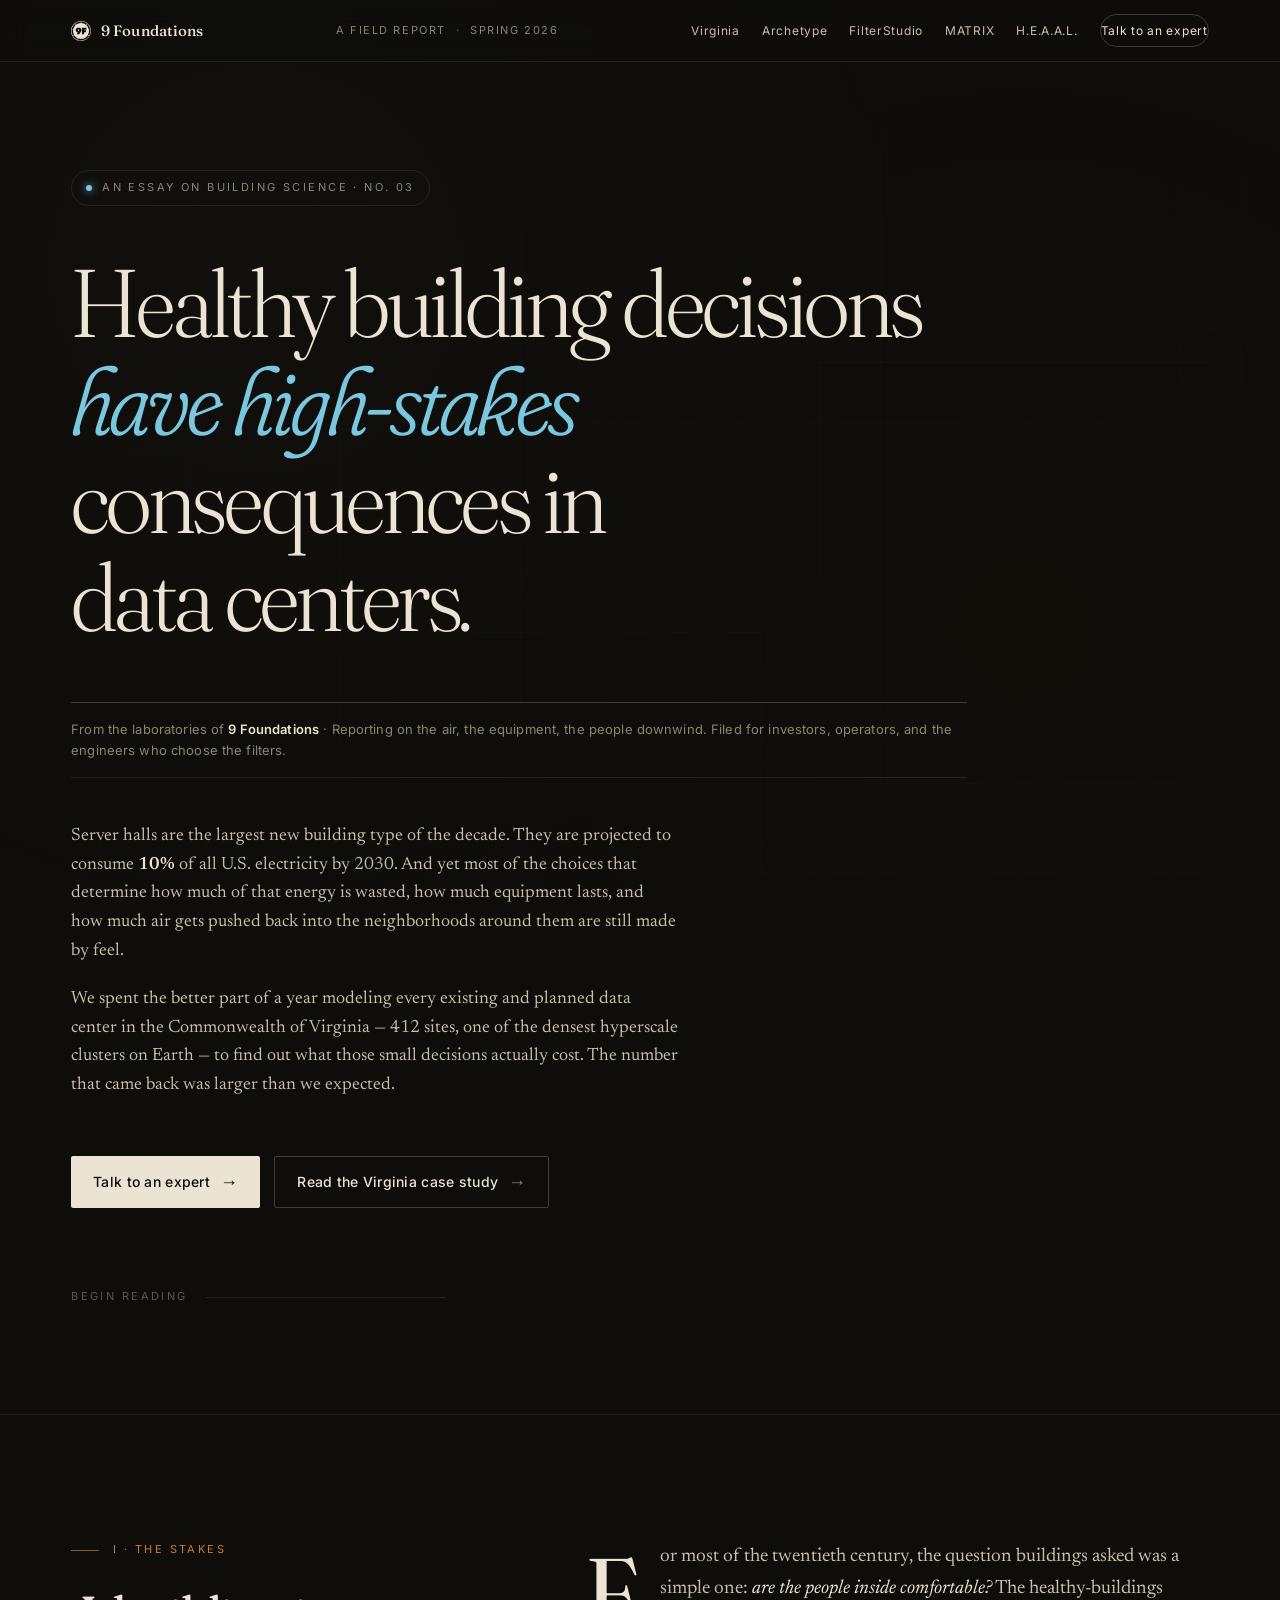
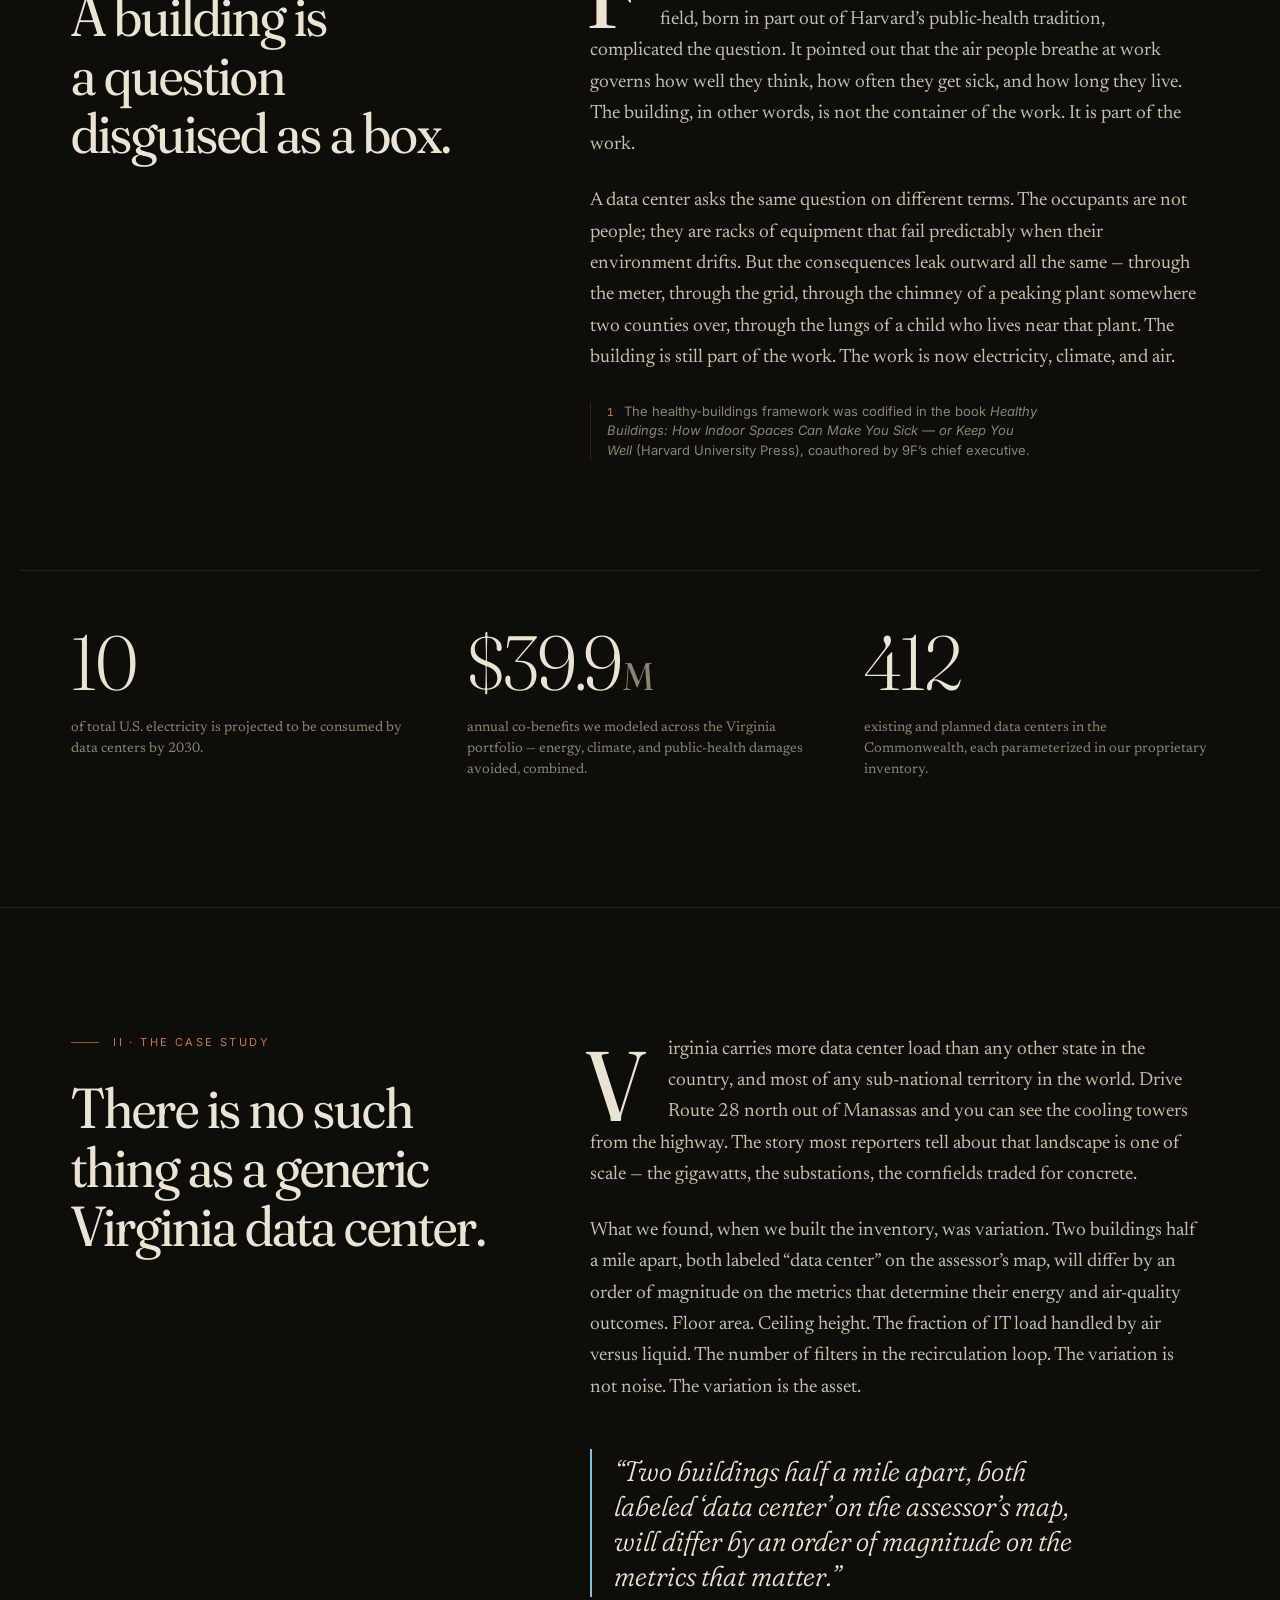
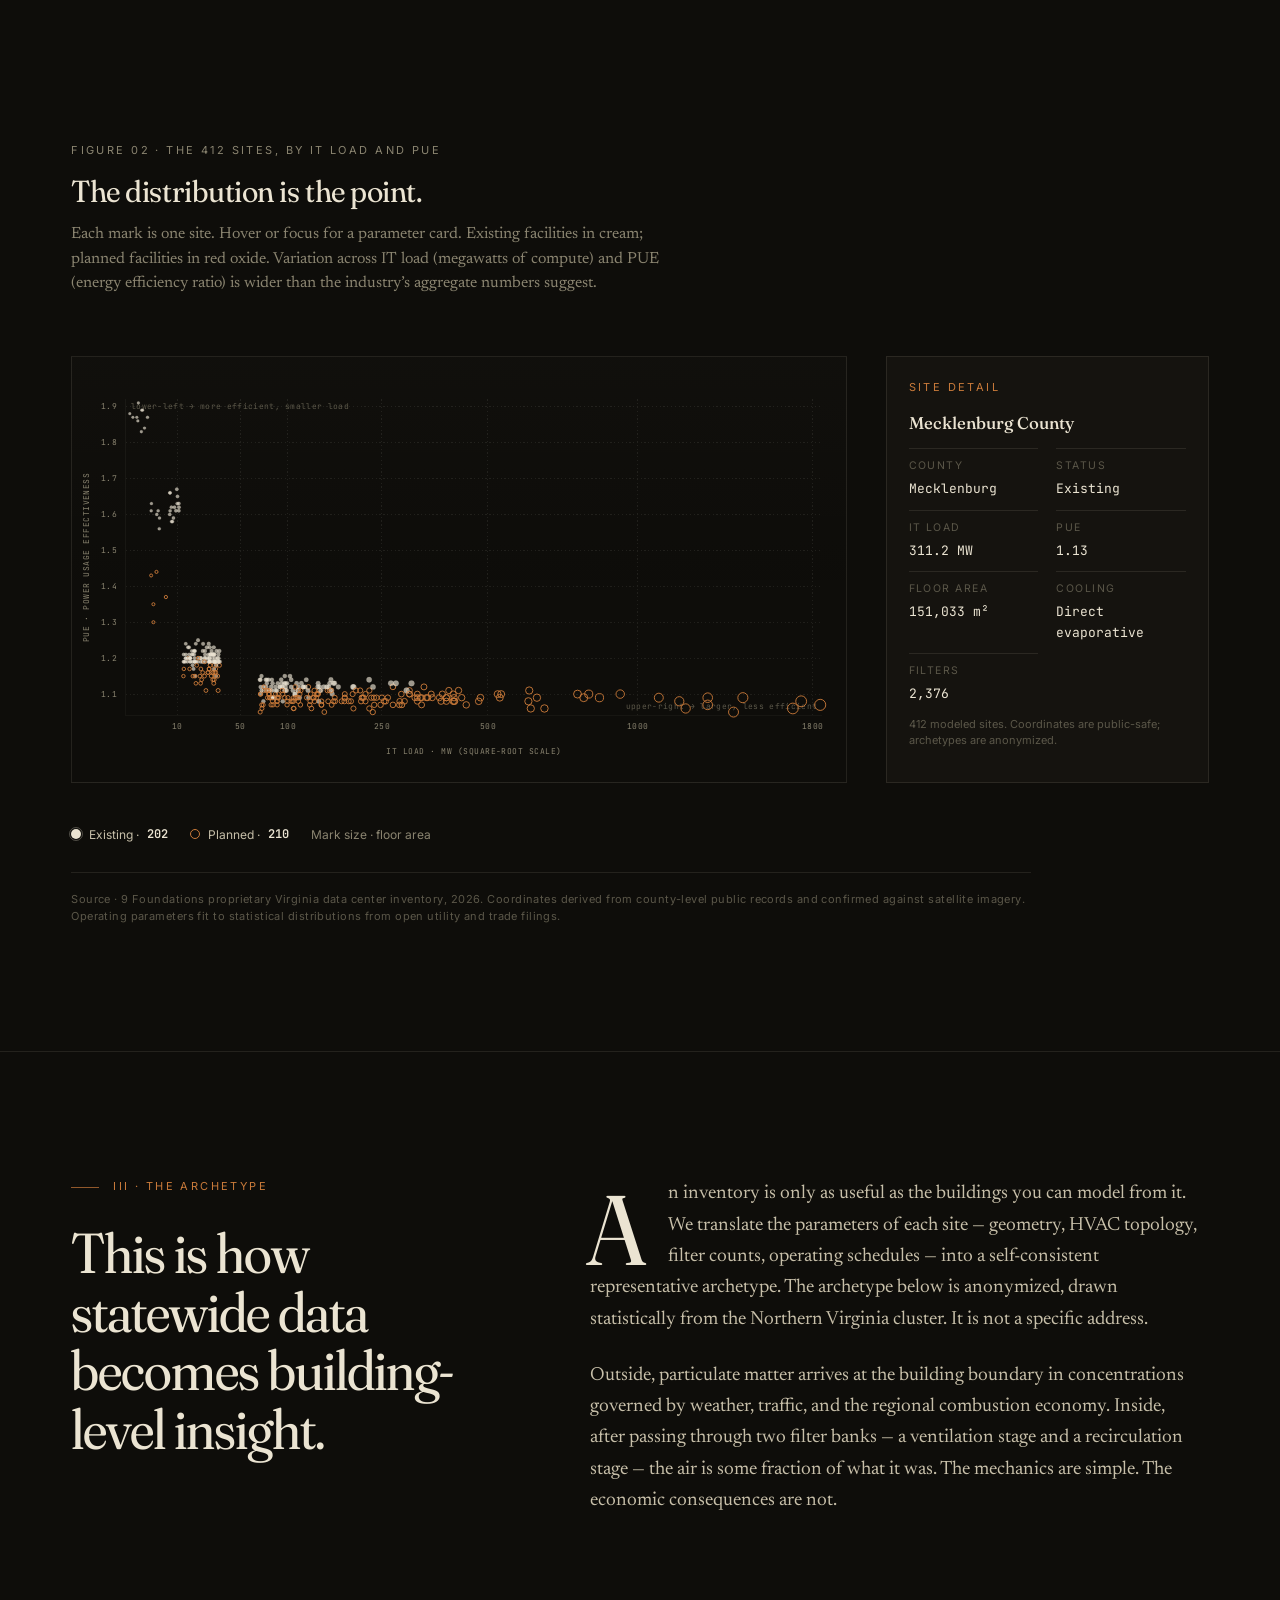
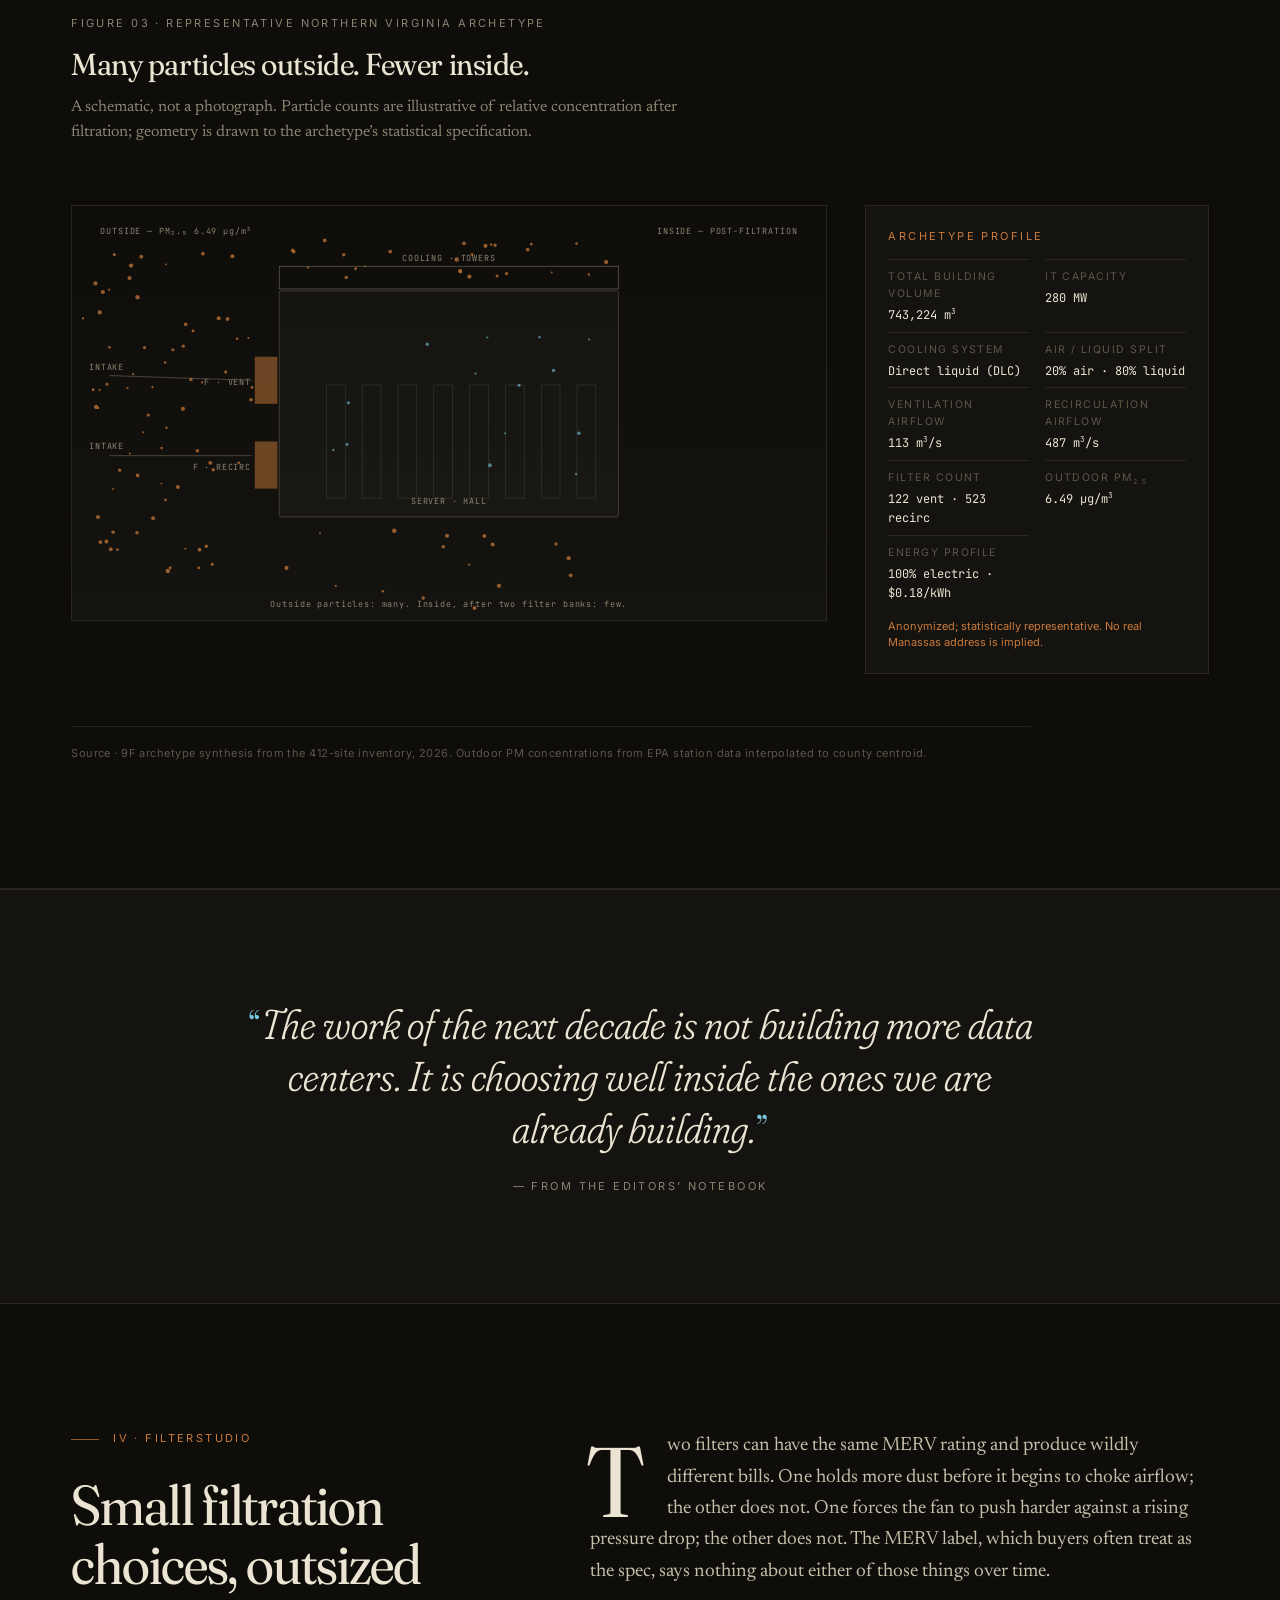
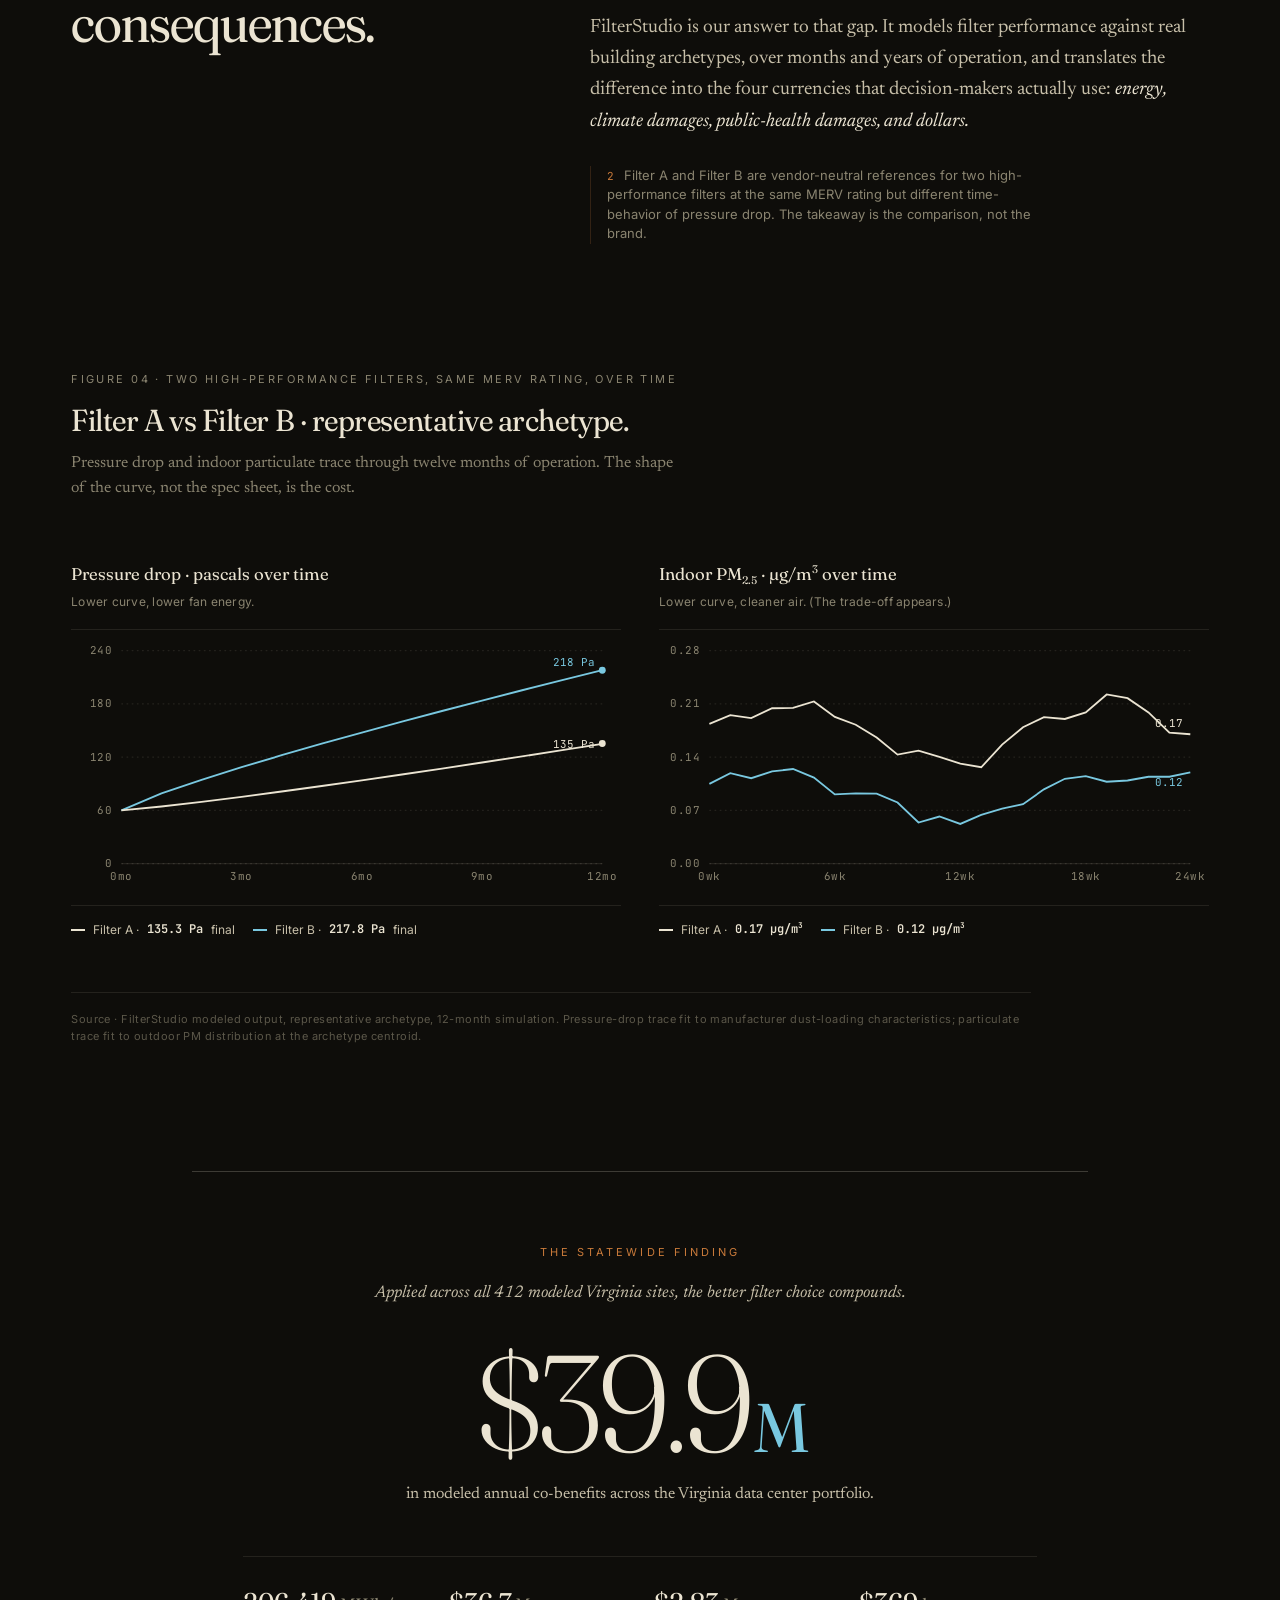
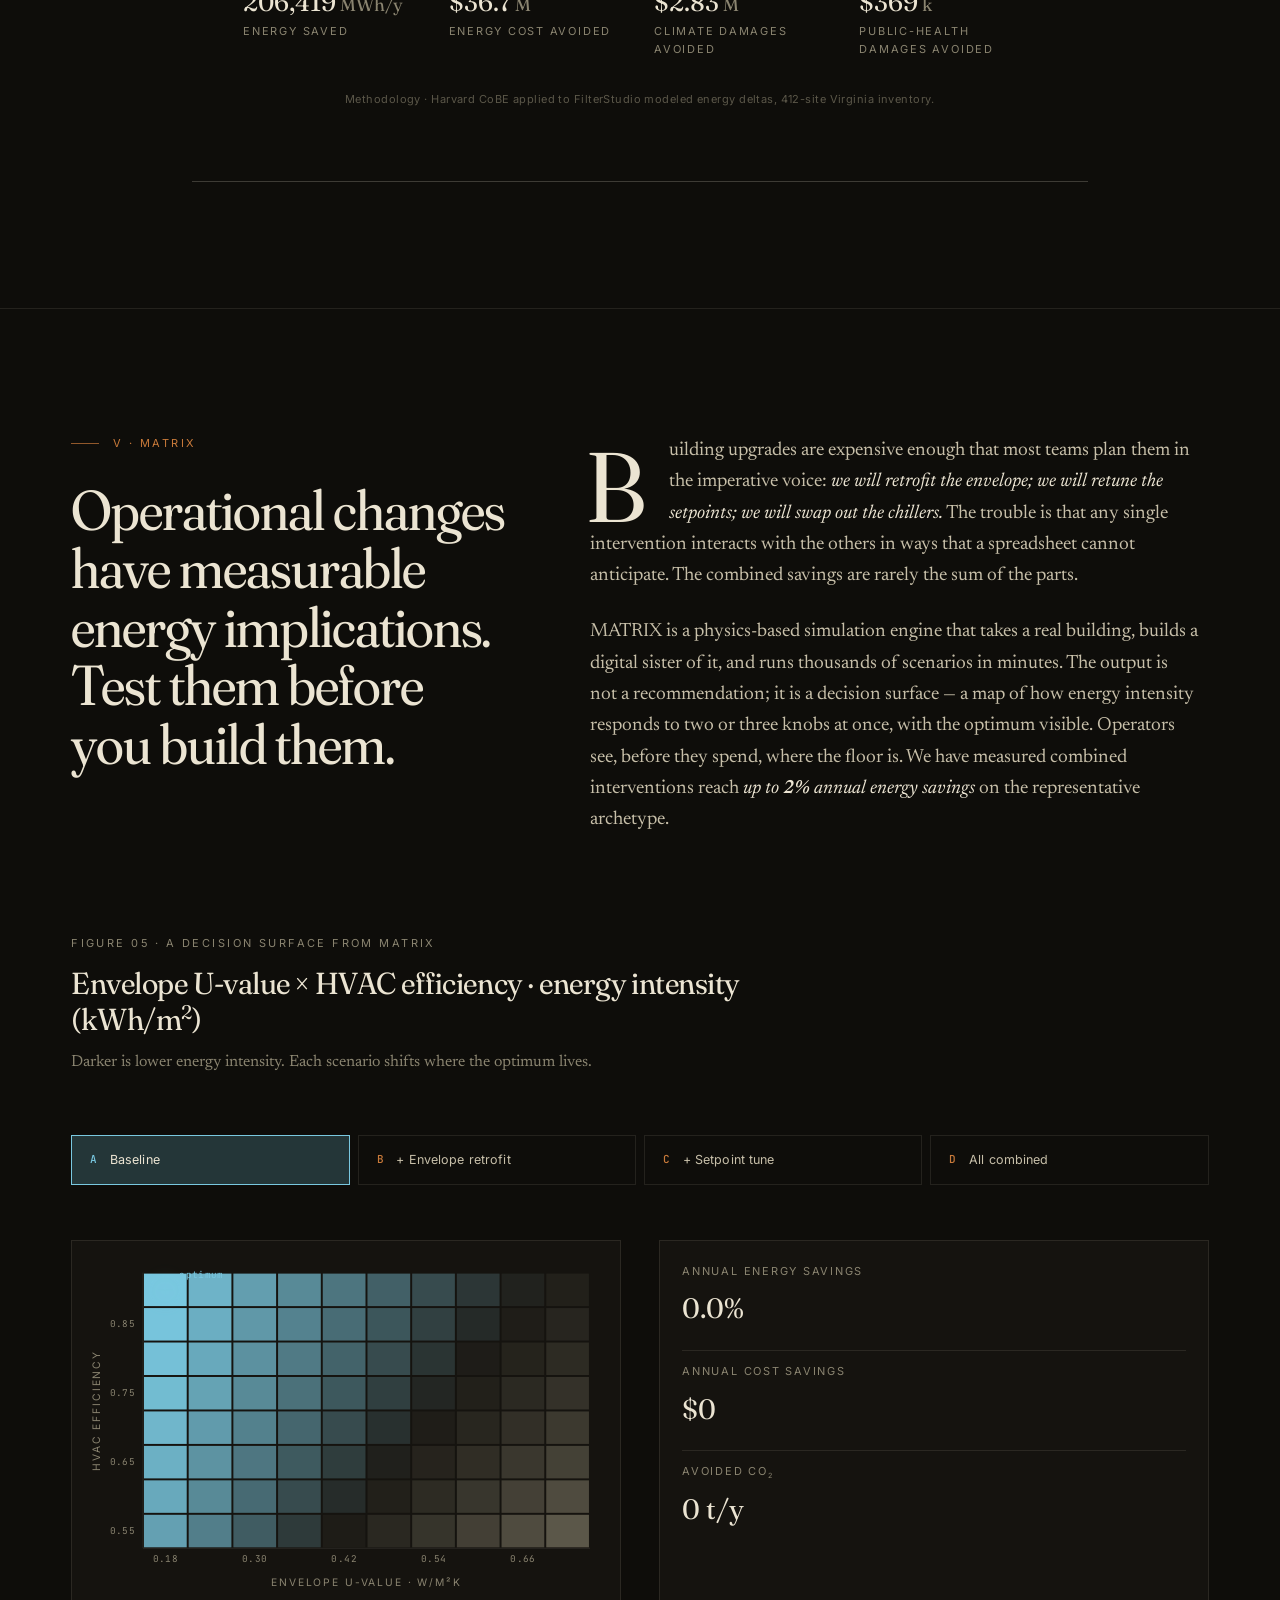
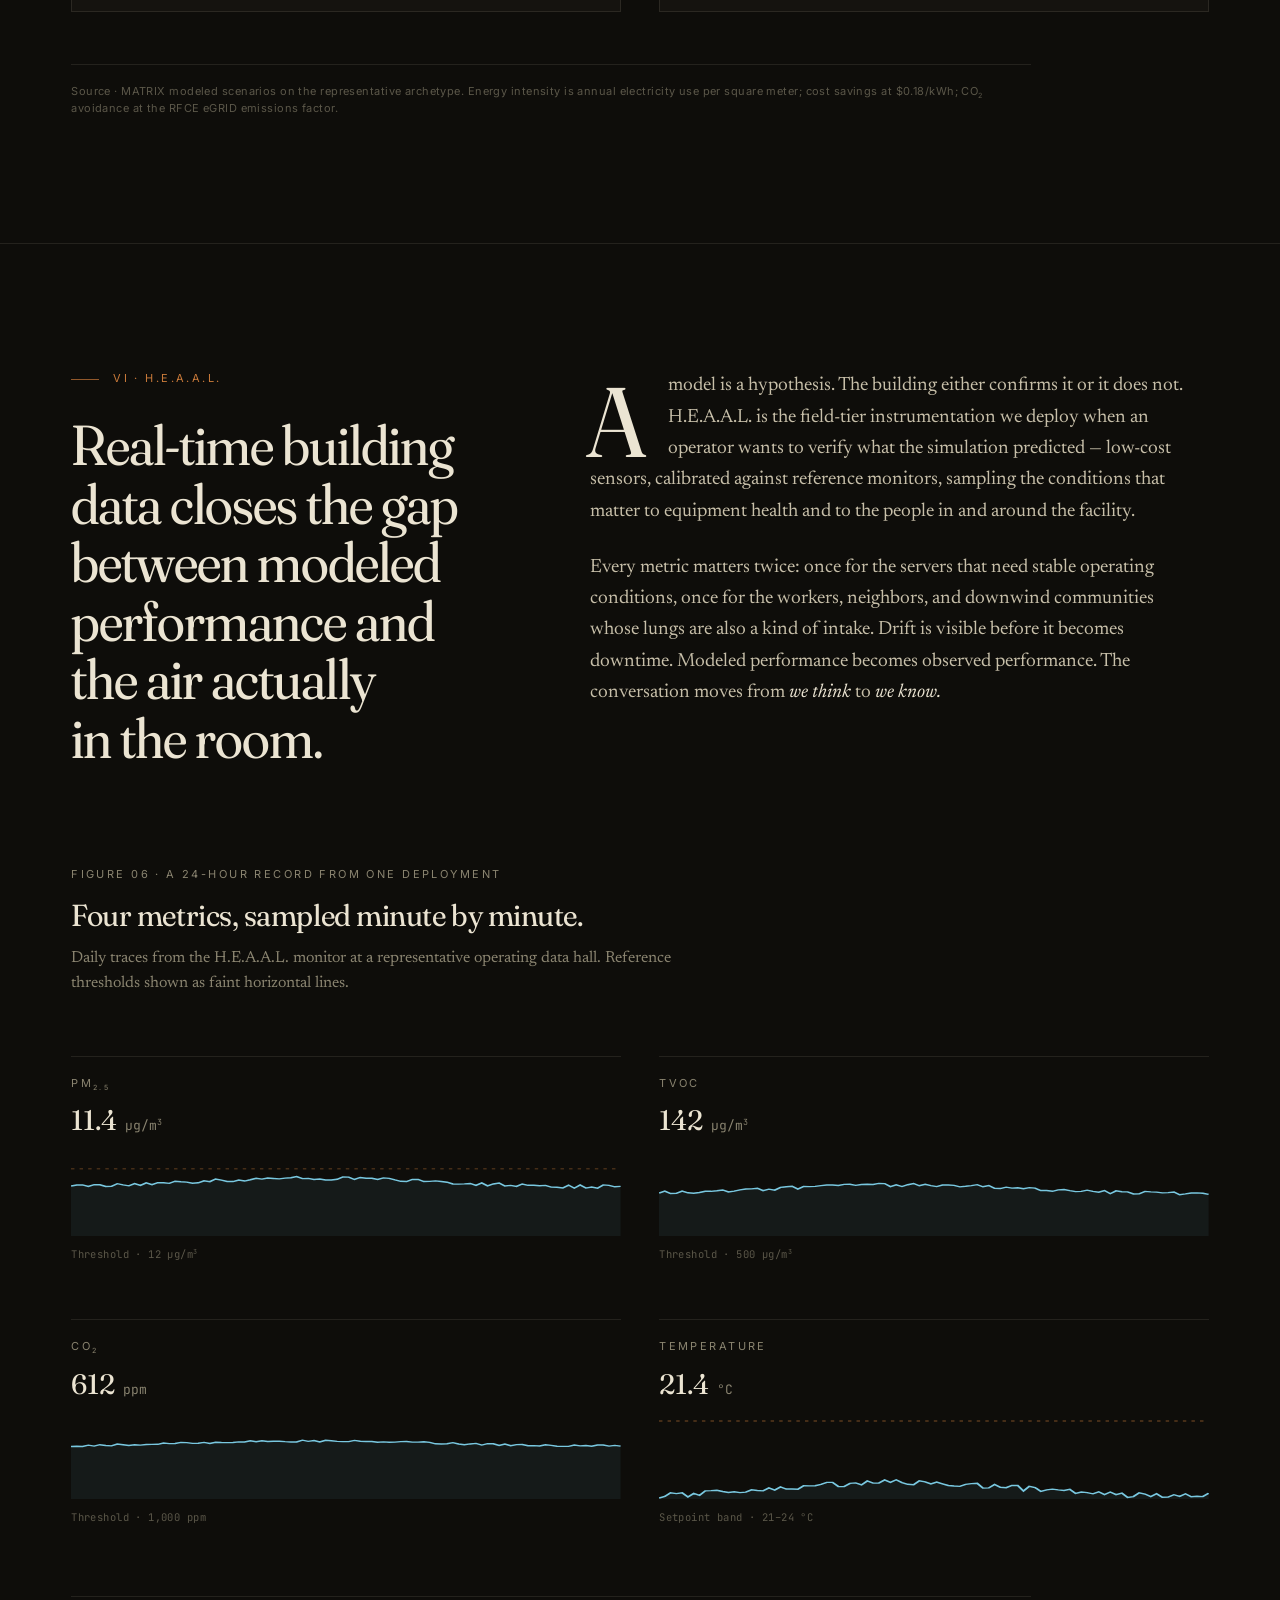
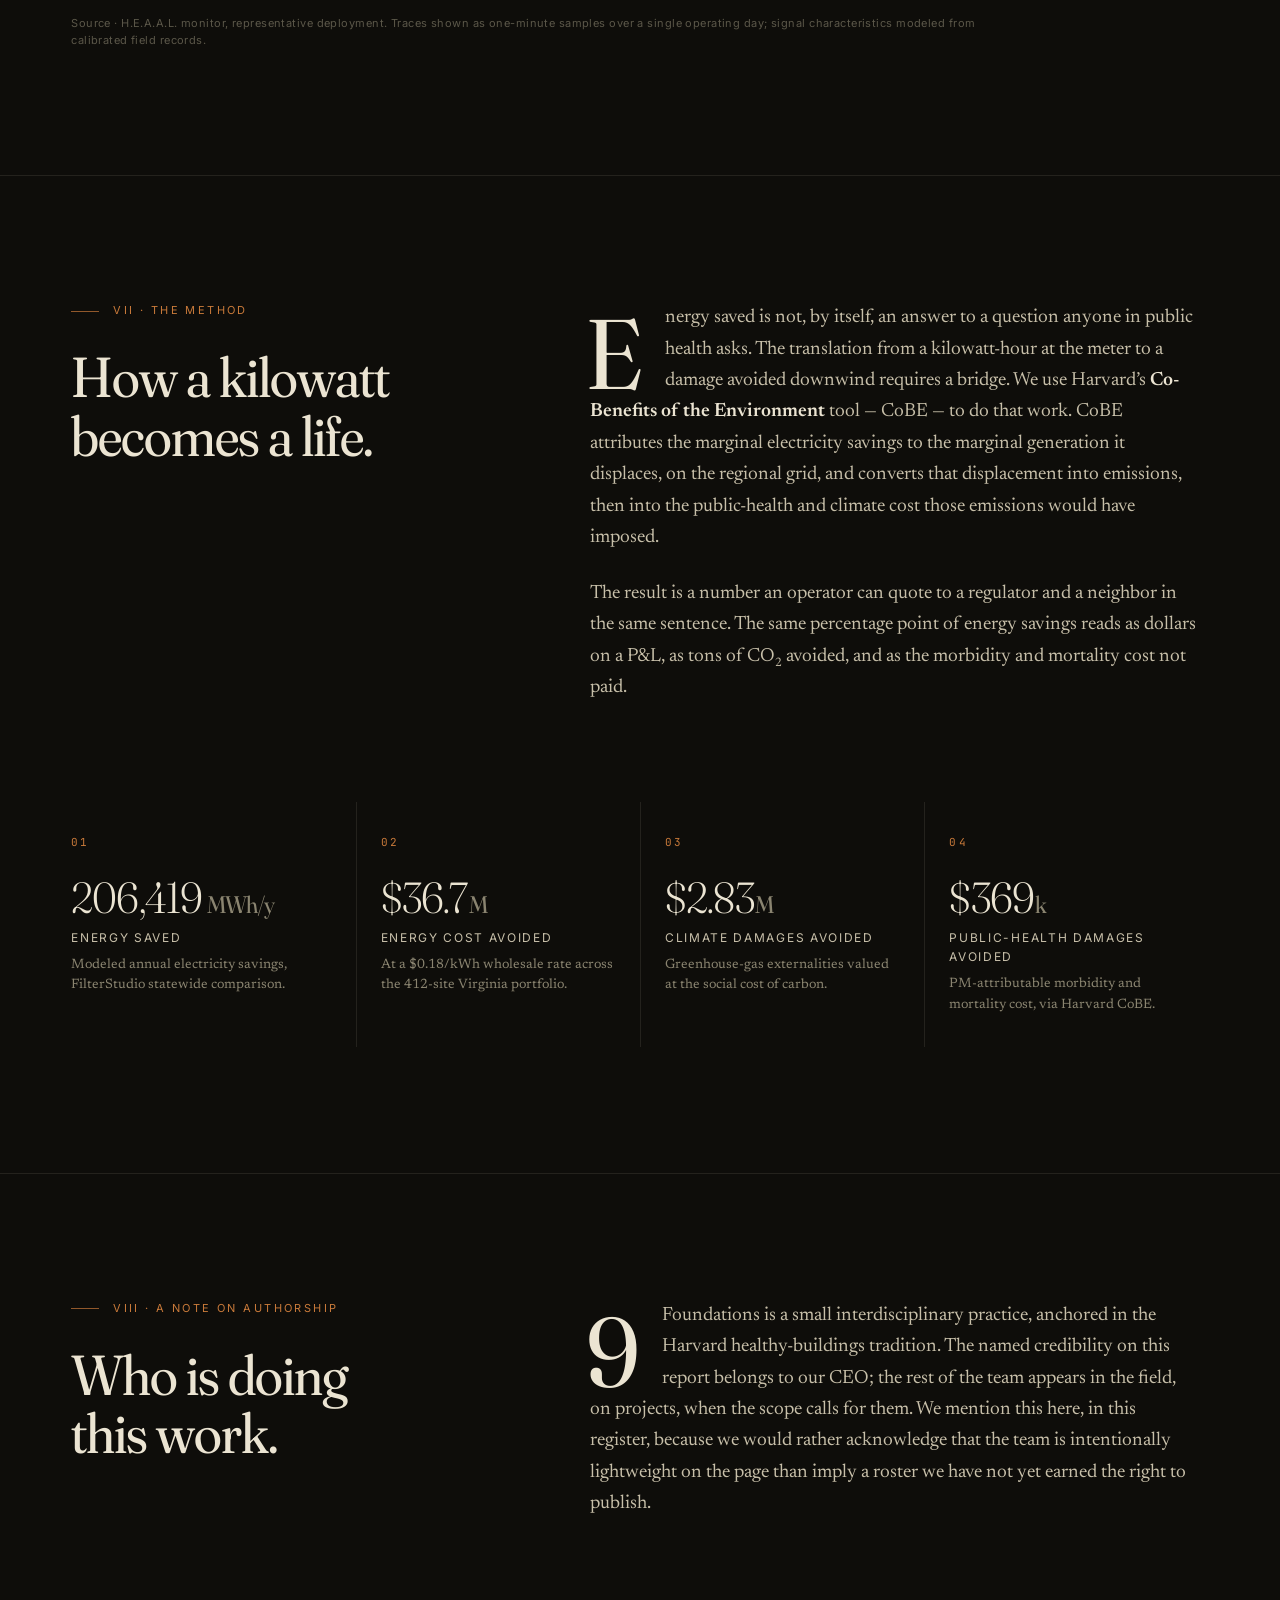
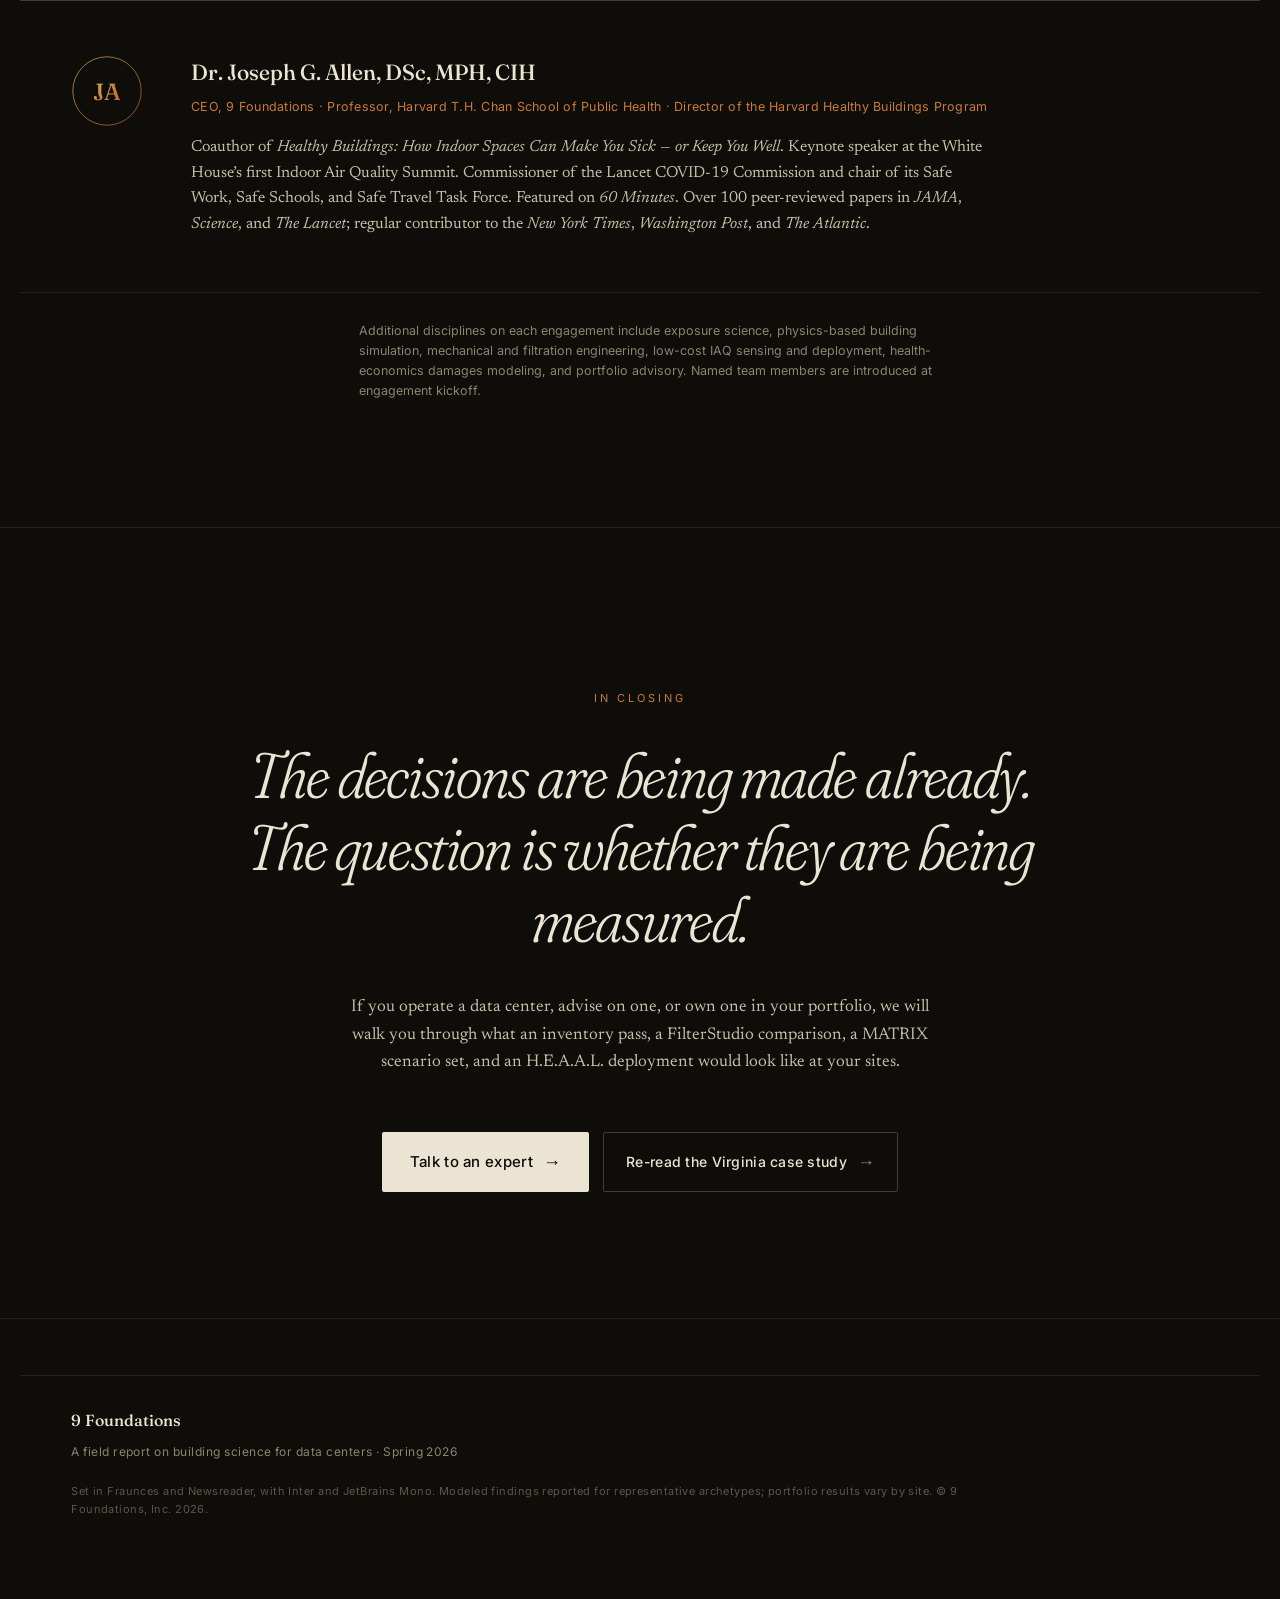
<file: explorations/editorial/index.html>
<!doctype html>
<html lang="en">
<head>
  <meta charset="utf-8" />
  <meta name="viewport" content="width=device-width, initial-scale=1, viewport-fit=cover" />
  <title>The Quiet Economics of a Server Hall — 9 Foundations</title>
  <meta name="description" content="A field report on the building-health decisions hidden inside the world's largest data center hubs, by the scientists at 9 Foundations." />
  <meta name="theme-color" content="#0e0c08" />
  <link rel="preconnect" href="https://fonts.googleapis.com" />
  <link rel="preconnect" href="https://fonts.gstatic.com" crossorigin />
  <link rel="stylesheet" href="https://fonts.googleapis.com/css2?family=Fraunces:opsz,wght,SOFT,WONK@9..144,300;9..144,400;9..144,500;9..144,600;9..144,700&family=Newsreader:opsz,wght@6..72,300;6..72,400;6..72,500;6..72,600&family=Inter:wght@300;400;500;600&family=JetBrains+Mono:wght@400;500&display=swap" />
  <link rel="stylesheet" href="styles.css" />
</head>
<body>

  <a class="skiplink" href="#essay">Skip to the essay</a>

  <header class="masthead" aria-label="Masthead">
    <div class="masthead__inner">
      <a class="mark" href="#top" aria-label="9 Foundations">
        <svg viewBox="0 0 290.45 290.45" width="20" height="20" xmlns="http://www.w3.org/2000/svg" aria-hidden="true">
          <g><path d="M145.18 0C64.97 0.03-0.03 65.07 0 145.28 0.03 225.49 65.07 290.48 145.28 290.46 225.47 290.43 290.46 225.42 290.46 145.23L290.46 145.23C290.44 65.01 225.4-0.01 145.18 0 145.18 0 145.18 0 145.18 0M280.18 119.02 258.93 122.69C254 97.82 241.05 75.26 222.05 58.47L235.95 41.99C258.81 62.06 274.37 89.15 280.16 119.01M218.31 135.75 218.31 161.76 189.62 161.76 189.62 193.78 158.39 193.78 158.39 99.34 222.18 99.34 222.18 125.89 189.48 125.89 189.48 135.77 218.3 135.77ZM148 7.8C178.5 8.37 207.93 19.12 231.63 38.32L217.72 54.82C197.91 38.89 173.4 29.95 147.99 29.37L147.99 7.8ZM147.58 116.61C149.9 121.55 151.04 126.96 150.92 132.42 150.96 138.19 149.75 143.9 147.38 149.16 145.12 154.2 142.37 159.01 139.18 163.52L117.56 193.8 78.99 193.8 101.28 164.99 101.95 164.19 100.48 164.19C96.41 164.19 92.37 163.49 88.54 162.12 84.74 160.78 81.23 158.71 78.2 156.04 75.11 153.29 72.64 149.93 70.93 146.17 69.03 141.93 68.09 137.33 68.18 132.69 68.06 127.28 69.2 121.91 71.52 117.01 73.66 112.62 76.76 108.77 80.6 105.74 84.54 102.66 89.02 100.35 93.81 98.94 98.92 97.41 104.22 96.64 109.56 96.66 114.89 96.63 120.19 97.37 125.31 98.86 130.08 100.22 134.56 102.46 138.52 105.46 142.37 108.42 145.47 112.23 147.6 116.6M142.35 7.8 142.35 29.37C116.94 29.95 92.43 38.89 72.62 54.82L58.71 38.33C82.41 19.12 111.84 8.37 142.35 7.8M54.4 41.99 68.29 58.47C49.27 75.29 36.3 97.9 31.39 122.81L10.14 119.16C15.92 89.24 31.49 62.09 54.39 41.99M7.65 145.22C7.65 138.36 8.16 131.52 9.18 124.74L30.46 128.4C29.64 133.98 29.23 139.6 29.23 145.24 29.2 164.58 34.04 183.62 43.29 200.61L24.59 211.34C13.45 191.09 7.63 168.34 7.66 145.22M27.4 216.25 46.1 205.49C59.29 227.1 79.18 243.82 102.74 253.11L95.35 273.36C67.03 262.32 43.15 242.25 27.41 216.24M145.18 282.7C130.04 282.7 115 280.2 100.67 275.29L108.07 255.03C132 263.12 157.93 263.17 181.89 255.17L189.21 275.45C175.03 280.25 160.16 282.69 145.19 282.69M194.54 273.55 187.22 253.26C210.84 244.06 230.8 227.39 244.08 205.8L262.75 216.62C246.91 242.6 222.92 262.61 194.53 273.55M246.9 200.9C256.27 183.84 261.17 164.68 261.14 145.22 261.14 139.54 260.72 133.87 259.89 128.25L281.16 124.57C282.19 131.4 282.71 138.31 282.71 145.22 282.74 168.48 276.84 191.37 265.56 211.71L246.9 200.89Z" fill="currentColor"/><path d="M109.56 122.67C106.85 122.55 104.22 123.55 102.29 125.45 100.48 127.28 99.49 129.76 99.55 132.34 99.49 134.85 100.49 137.28 102.29 139.03 104.24 140.89 106.87 141.87 109.56 141.75 112.17 141.84 114.7 140.86 116.57 139.03 118.37 137.28 119.36 134.85 119.31 132.34 119.45 127.14 115.34 122.8 110.14 122.67 110.14 122.67 110.13 122.67 110.12 122.67L109.57 122.67" fill="currentColor"/></g>
        </svg>
        <span>9 Foundations</span>
      </a>
      <div class="masthead__meta">
        <span class="masthead__issue">A Field Report</span>
        <span class="masthead__sep" aria-hidden="true">·</span>
        <span class="masthead__date">Spring 2026</span>
      </div>
      <nav class="masthead__nav" aria-label="Sections">
        <a href="#virginia">Virginia</a>
        <a href="#archetype">Archetype</a>
        <a href="#filterstudio">FilterStudio</a>
        <a href="#matrix">MATRIX</a>
        <a href="#heaal">H.E.A.A.L.</a>
        <a href="#contact" class="masthead__cta">Talk to an expert</a>
      </nav>
    </div>
  </header>

  <a id="top"></a>
  <main id="essay">

    <!-- =============================== HERO ============================== -->
    <article class="hero">
      <div class="hero__schematic" aria-hidden="true">
        <svg viewBox="0 0 1600 900" preserveAspectRatio="xMidYMid slice">
          <defs>
            <pattern id="grid-fine" x="0" y="0" width="48" height="48" patternUnits="userSpaceOnUse">
              <path d="M48 0 L0 0 0 48" fill="none" stroke="currentColor" stroke-width="0.4" opacity="0.4"/>
            </pattern>
            <pattern id="grid-coarse" x="0" y="0" width="240" height="240" patternUnits="userSpaceOnUse">
              <path d="M240 0 L0 0 0 240" fill="none" stroke="currentColor" stroke-width="0.6" opacity="0.55"/>
            </pattern>
          </defs>
          <rect width="1600" height="900" fill="url(#grid-fine)"/>
          <rect width="1600" height="900" fill="url(#grid-coarse)"/>
          <!-- Faded HVAC schematic suggestion -->
          <g stroke="currentColor" fill="none" stroke-width="0.7" opacity="0.42">
            <rect x="180" y="220" width="420" height="240" rx="2"/>
            <rect x="220" y="260" width="80" height="160"/>
            <rect x="320" y="260" width="80" height="160"/>
            <rect x="420" y="260" width="80" height="160"/>
            <path d="M600 340 L920 340 L920 200 L1180 200"/>
            <path d="M600 380 L880 380 L880 540 L1240 540"/>
            <circle cx="1180" cy="200" r="22"/>
            <circle cx="1240" cy="540" r="22"/>
            <path d="M1180 200 L1180 130 L1380 130"/>
            <path d="M1240 540 L1240 640 L1380 640"/>
            <text x="180" y="200" font-family="JetBrains Mono" font-size="11" fill="currentColor" opacity="0.7">FIG. 01 — AHU · FILTER BANK · RECIRC LOOP</text>
            <text x="600" y="335" font-family="JetBrains Mono" font-size="9" fill="currentColor" opacity="0.6">VENT</text>
            <text x="600" y="395" font-family="JetBrains Mono" font-size="9" fill="currentColor" opacity="0.6">RECIRC</text>
          </g>
        </svg>
      </div>

      <div class="hero__inner">
        <div class="hero__rubric">
          <span class="rubric__dot" aria-hidden="true"></span>
          <span>An essay on building science · No. 03</span>
        </div>

        <h1 class="hero__title">
          <span class="hero__title-line">Healthy building decisions</span>
          <span class="hero__title-line"><em>have high-stakes</em></span>
          <span class="hero__title-line">consequences in</span>
          <span class="hero__title-line hero__title-line--accent">data centers.</span>
        </h1>

        <div class="hero__byline">
          <p>From the laboratories of <strong>9 Foundations</strong> · Reporting on the air, the equipment, the people downwind. Filed for investors, operators, and the engineers who choose the filters.</p>
        </div>

        <div class="hero__deck">
          <p>
            Server halls are the largest new building type of the decade. They are projected to consume <strong>10%</strong> of all U.S. electricity by 2030. And yet most of the choices that determine how much of that energy is wasted, how much equipment lasts, and how much air gets pushed back into the neighborhoods around them are still made by feel.
          </p>
          <p>
            We spent the better part of a year modeling every existing and planned data center in the Commonwealth of Virginia &mdash; 412 sites, one of the densest hyperscale clusters on Earth &mdash; to find out what those small decisions actually cost. The number that came back was larger than we expected.
          </p>
        </div>

        <div class="hero__cta">
          <a href="#contact" class="cta cta--solid">Talk to an expert</a>
          <a href="#virginia" class="cta cta--ghost">Read the Virginia case study</a>
        </div>

        <footer class="hero__foot">
          <span>Begin reading</span>
          <span class="hero__rule" aria-hidden="true"></span>
        </footer>
      </div>
    </article>

    <!-- =============================== STAKES / WHY ====================== -->
    <section class="spread" id="stakes" aria-labelledby="stakes-h">
      <div class="spread__inner">
        <div class="spread__column spread__column--lede">
          <p class="folio">I &middot; The Stakes</p>
          <h2 id="stakes-h" class="display">A building is a question disguised as a box.</h2>
        </div>

        <div class="spread__column spread__column--body">
          <p class="prose prose--drop">
            <span class="dropcap">F</span>or most of the twentieth century, the question buildings asked was a simple one: <em>are the people inside comfortable?</em> The healthy-buildings field, born in part out of Harvard&rsquo;s public-health tradition, complicated the question. It pointed out that the air people breathe at work governs how well they think, how often they get sick, and how long they live. The building, in other words, is not the container of the work. It is part of the work.
          </p>
          <p class="prose">
            A data center asks the same question on different terms. The occupants are not people; they are racks of equipment that fail predictably when their environment drifts. But the consequences leak outward all the same &mdash; through the meter, through the grid, through the chimney of a peaking plant somewhere two counties over, through the lungs of a child who lives near that plant. The building is still part of the work. The work is now electricity, climate, and air.
          </p>
          <aside class="margin">
            <p><span class="margin__num">1</span> The healthy-buildings framework was codified in the book <em>Healthy Buildings: How Indoor Spaces Can Make You Sick &mdash; or Keep You Well</em> (Harvard University Press), coauthored by 9F&rsquo;s chief executive.</p>
          </aside>
        </div>
      </div>

      <div class="numerics">
        <figure class="numeric">
          <span class="numeric__big" data-countup="10" data-suffix="%">10%</span>
          <figcaption>of total U.S. electricity is projected to be consumed by data centers by 2030.</figcaption>
        </figure>
        <figure class="numeric">
          <span class="numeric__big">$<span data-countup="39.9">39.9</span><span class="numeric__unit">M</span></span>
          <figcaption>annual co-benefits we modeled across the Virginia portfolio &mdash; energy, climate, and public-health damages avoided, combined.</figcaption>
        </figure>
        <figure class="numeric">
          <span class="numeric__big" data-countup="412">412</span>
          <figcaption>existing and planned data centers in the Commonwealth, each parameterized in our proprietary inventory.</figcaption>
        </figure>
      </div>
    </section>

    <!-- =============================== VIRGINIA / CASE =================== -->
    <section class="spread spread--virginia" id="virginia" aria-labelledby="va-h">
      <div class="spread__inner">
        <div class="spread__column spread__column--lede">
          <p class="folio">II &middot; The Case Study</p>
          <h2 id="va-h" class="display">There is no such thing as a generic Virginia data center.</h2>
        </div>

        <div class="spread__column spread__column--body">
          <p class="prose prose--drop">
            <span class="dropcap">V</span>irginia carries more data center load than any other state in the country, and most of any sub-national territory in the world. Drive Route 28 north out of Manassas and you can see the cooling towers from the highway. The story most reporters tell about that landscape is one of scale &mdash; the gigawatts, the substations, the cornfields traded for concrete.
          </p>
          <p class="prose">
            What we found, when we built the inventory, was variation. Two buildings half a mile apart, both labeled &ldquo;data center&rdquo; on the assessor&rsquo;s map, will differ by an order of magnitude on the metrics that determine their energy and air-quality outcomes. Floor area. Ceiling height. The fraction of IT load handled by air versus liquid. The number of filters in the recirculation loop. The variation is not noise. The variation is the asset.
          </p>
          <aside class="pullquote" aria-hidden="true">
            <p>&ldquo;Two buildings half a mile apart, both labeled &lsquo;data center&rsquo; on the assessor&rsquo;s map, will differ by an order of magnitude on the metrics that matter.&rdquo;</p>
          </aside>
        </div>
      </div>

      <!-- The chart-style supporting visual: NOT a map. A small-multiples / dotplot. -->
      <figure class="figure figure--inventory">
        <header class="figure__head">
          <p class="figure__eyebrow">Figure 02 &middot; The 412 sites, by IT load and PUE</p>
          <h3 class="figure__title">The distribution is the point.</h3>
          <p class="figure__sub">Each mark is one site. Hover or focus for a parameter card. Existing facilities in cream; planned facilities in red oxide. Variation across IT load (megawatts of compute) and PUE (energy efficiency ratio) is wider than the industry&rsquo;s aggregate numbers suggest.</p>
        </header>

        <div class="figure__body figure__body--scatter">
          <svg id="va-scatter" viewBox="0 0 920 460" preserveAspectRatio="xMidYMid meet" aria-label="Scatter plot of 412 Virginia data centers by IT load and PUE"></svg>
          <aside class="figure__panel" id="va-panel" aria-live="polite">
            <p class="figure__panel-eyebrow">Site detail</p>
            <h4 id="va-panel-title">Hover a site</h4>
            <dl id="va-panel-kv" class="kv">
              <div><dt>County</dt><dd>&mdash;</dd></div>
              <div><dt>Status</dt><dd>&mdash;</dd></div>
              <div><dt>IT load</dt><dd>&mdash;</dd></div>
              <div><dt>PUE</dt><dd>&mdash;</dd></div>
              <div><dt>Floor area</dt><dd>&mdash;</dd></div>
              <div><dt>Cooling</dt><dd>&mdash;</dd></div>
              <div><dt>Filters</dt><dd>&mdash;</dd></div>
            </dl>
            <p class="figure__panel-note">412 modeled sites. Coordinates are public-safe; archetypes are anonymized.</p>
          </aside>
        </div>

        <div class="figure__legend">
          <span class="legend__chip"><span class="legend__sw legend__sw--existing"></span>Existing &middot; <b id="leg-existing">202</b></span>
          <span class="legend__chip"><span class="legend__sw legend__sw--planned"></span>Planned &middot; <b id="leg-planned">210</b></span>
          <span class="legend__chip legend__chip--scale">Mark size &middot; floor area</span>
        </div>

        <figcaption class="figure__attr">
          Source &middot; 9 Foundations proprietary Virginia data center inventory, 2026. Coordinates derived from county-level public records and confirmed against satellite imagery. Operating parameters fit to statistical distributions from open utility and trade filings.
        </figcaption>
      </figure>
    </section>

    <!-- =============================== ARCHETYPE ========================= -->
    <section class="spread spread--archetype" id="archetype" aria-labelledby="arch-h">
      <div class="spread__inner">
        <div class="spread__column spread__column--lede">
          <p class="folio">III &middot; The Archetype</p>
          <h2 id="arch-h" class="display">This is how statewide data becomes building-level insight.</h2>
        </div>

        <div class="spread__column spread__column--body">
          <p class="prose prose--drop">
            <span class="dropcap">A</span>n inventory is only as useful as the buildings you can model from it. We translate the parameters of each site &mdash; geometry, HVAC topology, filter counts, operating schedules &mdash; into a self-consistent representative archetype. The archetype below is anonymized, drawn statistically from the Northern Virginia cluster. It is not a specific address.
          </p>
          <p class="prose">
            Outside, particulate matter arrives at the building boundary in concentrations governed by weather, traffic, and the regional combustion economy. Inside, after passing through two filter banks &mdash; a ventilation stage and a recirculation stage &mdash; the air is some fraction of what it was. The mechanics are simple. The economic consequences are not.
          </p>
        </div>
      </div>

      <figure class="figure figure--archetype">
        <header class="figure__head">
          <p class="figure__eyebrow">Figure 03 &middot; Representative Northern Virginia archetype</p>
          <h3 class="figure__title">Many particles outside. Fewer inside.</h3>
          <p class="figure__sub">A schematic, not a photograph. Particle counts are illustrative of relative concentration after filtration; geometry is drawn to the archetype&rsquo;s statistical specification.</p>
        </header>

        <div class="figure__body figure__body--archetype">
          <svg id="arch-svg" viewBox="0 0 800 440" preserveAspectRatio="xMidYMid meet" aria-label="Schematic showing particles outside and inside a data center archetype"></svg>
          <aside class="archetype__specs">
            <p class="figure__panel-eyebrow">Archetype profile</p>
            <dl class="kv kv--tight">
              <div><dt>Total building volume</dt><dd>743,224 m<sup>3</sup></dd></div>
              <div><dt>IT capacity</dt><dd>280 MW</dd></div>
              <div><dt>Cooling system</dt><dd>Direct liquid (DLC)</dd></div>
              <div><dt>Air / liquid split</dt><dd>20% air &middot; 80% liquid</dd></div>
              <div><dt>Ventilation airflow</dt><dd>113 m<sup>3</sup>/s</dd></div>
              <div><dt>Recirculation airflow</dt><dd>487 m<sup>3</sup>/s</dd></div>
              <div><dt>Filter count</dt><dd>122 vent &middot; 523 recirc</dd></div>
              <div><dt>Outdoor PM<sub>2.5</sub></dt><dd>6.49 µg/m<sup>3</sup></dd></div>
              <div><dt>Energy profile</dt><dd>100% electric &middot; $0.18/kWh</dd></div>
            </dl>
            <p class="archetype__note">Anonymized; statistically representative. No real Manassas address is implied.</p>
          </aside>
        </div>

        <figcaption class="figure__attr">
          Source &middot; 9F archetype synthesis from the 412-site inventory, 2026. Outdoor PM concentrations from EPA station data interpolated to county centroid.
        </figcaption>
      </figure>
    </section>

    <!-- =============================== INTERLUDE / PULL QUOTE ============ -->
    <aside class="interlude" aria-label="Interlude">
      <div class="interlude__inner">
        <p class="interlude__quote">
          <span class="interlude__mark" aria-hidden="true">&ldquo;</span>The work of the next decade is not building more data centers. It is choosing well inside the ones we are already building.<span class="interlude__mark" aria-hidden="true">&rdquo;</span>
        </p>
        <p class="interlude__attr">&mdash; from the editors&rsquo; notebook</p>
      </div>
    </aside>

    <!-- =============================== FILTERSTUDIO ====================== -->
    <section class="spread spread--product" id="filterstudio" aria-labelledby="fs-h">
      <div class="spread__inner">
        <div class="spread__column spread__column--lede">
          <p class="folio">IV &middot; FilterStudio</p>
          <h2 id="fs-h" class="display">Small filtration choices, outsized consequences.</h2>
        </div>
        <div class="spread__column spread__column--body">
          <p class="prose prose--drop">
            <span class="dropcap">T</span>wo filters can have the same MERV rating and produce wildly different bills. One holds more dust before it begins to choke airflow; the other does not. One forces the fan to push harder against a rising pressure drop; the other does not. The MERV label, which buyers often treat as the spec, says nothing about either of those things over time.
          </p>
          <p class="prose">
            FilterStudio is our answer to that gap. It models filter performance against real building archetypes, over months and years of operation, and translates the difference into the four currencies that decision-makers actually use: <em>energy, climate damages, public-health damages, and dollars.</em>
          </p>
          <aside class="margin">
            <p><span class="margin__num">2</span> Filter A and Filter B are vendor-neutral references for two high-performance filters at the same MERV rating but different time-behavior of pressure drop. The takeaway is the comparison, not the brand.</p>
          </aside>
        </div>
      </div>

      <figure class="figure figure--fs">
        <header class="figure__head">
          <p class="figure__eyebrow">Figure 04 &middot; Two high-performance filters, same MERV rating, over time</p>
          <h3 class="figure__title">Filter A vs Filter B &middot; representative archetype.</h3>
          <p class="figure__sub">Pressure drop and indoor particulate trace through twelve months of operation. The shape of the curve, not the spec sheet, is the cost.</p>
        </header>

        <div class="figure__body figure__body--fs">
          <div class="fs__chart">
            <p class="fs__chart-title">Pressure drop &middot; pascals over time</p>
            <p class="fs__chart-sub">Lower curve, lower fan energy.</p>
            <svg id="fs-pressure" viewBox="0 0 480 240" preserveAspectRatio="xMidYMid meet" aria-label="Pressure drop over time chart"></svg>
            <p class="fs__chart-legend">
              <span><span class="sw sw--a"></span>Filter A &middot; <b>135.3 Pa</b> final</span>
              <span><span class="sw sw--b"></span>Filter B &middot; <b>217.8 Pa</b> final</span>
            </p>
          </div>
          <div class="fs__chart">
            <p class="fs__chart-title">Indoor PM<sub>2.5</sub> &middot; µg/m<sup>3</sup> over time</p>
            <p class="fs__chart-sub">Lower curve, cleaner air. (The trade-off appears.)</p>
            <svg id="fs-pm" viewBox="0 0 480 240" preserveAspectRatio="xMidYMid meet" aria-label="Indoor particulate over time chart"></svg>
            <p class="fs__chart-legend">
              <span><span class="sw sw--a"></span>Filter A &middot; <b>0.17 µg/m<sup>3</sup></b></span>
              <span><span class="sw sw--b"></span>Filter B &middot; <b>0.12 µg/m<sup>3</sup></b></span>
            </p>
          </div>
        </div>

        <figcaption class="figure__attr">
          Source &middot; FilterStudio modeled output, representative archetype, 12-month simulation. Pressure-drop trace fit to manufacturer dust-loading characteristics; particulate trace fit to outdoor PM distribution at the archetype centroid.
        </figcaption>
      </figure>

      <!-- The statewide finding — rendered as an editorial headline, not a SaaS callout -->
      <section class="finding">
        <p class="finding__rubric">The statewide finding</p>
        <p class="finding__lede">Applied across all 412 modeled Virginia sites, the better filter choice compounds.</p>
        <p class="finding__amount">$<span data-countup="39.9">39.9</span><span class="finding__unit">M</span></p>
        <p class="finding__caption">in modeled annual co-benefits across the Virginia data center portfolio.</p>
        <ol class="finding__breakdown">
          <li>
            <span class="finding__item-num"><span data-countup="206419" data-format="num">206,419</span><span class="finding__item-unit">MWh/y</span></span>
            <span class="finding__item-label">Energy saved</span>
          </li>
          <li>
            <span class="finding__item-num">$<span data-countup="36.7">36.7</span><span class="finding__item-unit">M</span></span>
            <span class="finding__item-label">Energy cost avoided</span>
          </li>
          <li>
            <span class="finding__item-num">$<span data-countup="2.83">2.83</span><span class="finding__item-unit">M</span></span>
            <span class="finding__item-label">Climate damages avoided</span>
          </li>
          <li>
            <span class="finding__item-num">$<span data-countup="369">369</span><span class="finding__item-unit">k</span></span>
            <span class="finding__item-label">Public-health damages avoided</span>
          </li>
        </ol>
        <p class="finding__attr">Methodology &middot; Harvard CoBE applied to FilterStudio modeled energy deltas, 412-site Virginia inventory.</p>
      </section>
    </section>

    <!-- =============================== MATRIX ============================ -->
    <section class="spread spread--product spread--matrix" id="matrix" aria-labelledby="mx-h">
      <div class="spread__inner">
        <div class="spread__column spread__column--lede">
          <p class="folio">V &middot; MATRIX</p>
          <h2 id="mx-h" class="display">Operational changes have measurable energy implications. Test them before you build them.</h2>
        </div>
        <div class="spread__column spread__column--body">
          <p class="prose prose--drop">
            <span class="dropcap">B</span>uilding upgrades are expensive enough that most teams plan them in the imperative voice: <em>we will retrofit the envelope; we will retune the setpoints; we will swap out the chillers.</em> The trouble is that any single intervention interacts with the others in ways that a spreadsheet cannot anticipate. The combined savings are rarely the sum of the parts.
          </p>
          <p class="prose">
            MATRIX is a physics-based simulation engine that takes a real building, builds a digital sister of it, and runs thousands of scenarios in minutes. The output is not a recommendation; it is a decision surface &mdash; a map of how energy intensity responds to two or three knobs at once, with the optimum visible. Operators see, before they spend, where the floor is. We have measured combined interventions reach <em>up to <strong>2%</strong> annual energy savings</em> on the representative archetype.
          </p>
        </div>
      </div>

      <figure class="figure figure--mx">
        <header class="figure__head">
          <p class="figure__eyebrow">Figure 05 &middot; A decision surface from MATRIX</p>
          <h3 class="figure__title">Envelope U-value &times; HVAC efficiency &middot; energy intensity (kWh/m<sup>2</sup>)</h3>
          <p class="figure__sub">Darker is lower energy intensity. Each scenario shifts where the optimum lives.</p>
        </header>

        <div class="figure__body figure__body--mx">
          <div class="mx__scenarios" role="group" aria-label="Scenario">
            <button class="scenario is-active" data-scenario="baseline" type="button">
              <span class="scenario__idx">A</span>
              <span class="scenario__label">Baseline</span>
            </button>
            <button class="scenario" data-scenario="envelope" type="button">
              <span class="scenario__idx">B</span>
              <span class="scenario__label">+ Envelope retrofit</span>
            </button>
            <button class="scenario" data-scenario="setpoints" type="button">
              <span class="scenario__idx">C</span>
              <span class="scenario__label">+ Setpoint tune</span>
            </button>
            <button class="scenario" data-scenario="all" type="button">
              <span class="scenario__idx">D</span>
              <span class="scenario__label">All combined</span>
            </button>
          </div>
          <div class="mx__heat-wrap">
            <svg id="mx-heat" viewBox="0 0 540 360" preserveAspectRatio="xMidYMid meet" aria-label="MATRIX heatmap"></svg>
          </div>
          <div class="mx__readout">
            <div class="mx__readout-row">
              <div>
                <p class="mx__readout-label">Annual energy savings</p>
                <p class="mx__readout-value"><span id="mx-pct">0.0</span>%</p>
              </div>
              <div>
                <p class="mx__readout-label">Annual cost savings</p>
                <p class="mx__readout-value">$<span id="mx-usd">0</span></p>
              </div>
              <div>
                <p class="mx__readout-label">Avoided CO<sub>2</sub></p>
                <p class="mx__readout-value"><span id="mx-co2">0</span> t/y</p>
              </div>
            </div>
          </div>
        </div>

        <figcaption class="figure__attr">
          Source &middot; MATRIX modeled scenarios on the representative archetype. Energy intensity is annual electricity use per square meter; cost savings at $0.18/kWh; CO<sub>2</sub> avoidance at the RFCE eGRID emissions factor.
        </figcaption>
      </figure>
    </section>

    <!-- =============================== HEAAL ============================= -->
    <section class="spread spread--product spread--heaal" id="heaal" aria-labelledby="hl-h">
      <div class="spread__inner">
        <div class="spread__column spread__column--lede">
          <p class="folio">VI &middot; H.E.A.A.L.</p>
          <h2 id="hl-h" class="display">Real-time building data closes the gap between modeled performance and the air actually in the room.</h2>
        </div>
        <div class="spread__column spread__column--body">
          <p class="prose prose--drop">
            <span class="dropcap">A</span> model is a hypothesis. The building either confirms it or it does not. H.E.A.A.L. is the field-tier instrumentation we deploy when an operator wants to verify what the simulation predicted &mdash; low-cost sensors, calibrated against reference monitors, sampling the conditions that matter to equipment health and to the people in and around the facility.
          </p>
          <p class="prose">
            Every metric matters twice: once for the servers that need stable operating conditions, once for the workers, neighbors, and downwind communities whose lungs are also a kind of intake. Drift is visible before it becomes downtime. Modeled performance becomes observed performance. The conversation moves from <em>we think</em> to <em>we know.</em>
          </p>
        </div>
      </div>

      <figure class="figure figure--hl">
        <header class="figure__head">
          <p class="figure__eyebrow">Figure 06 &middot; A 24-hour record from one deployment</p>
          <h3 class="figure__title">Four metrics, sampled minute by minute.</h3>
          <p class="figure__sub">Daily traces from the H.E.A.A.L. monitor at a representative operating data hall. Reference thresholds shown as faint horizontal lines.</p>
        </header>

        <div class="figure__body figure__body--hl">
          <div class="hl__trace" data-metric="pm25">
            <p class="hl__metric">PM<sub>2.5</sub></p>
            <p class="hl__value"><b>11.4</b><span>µg/m<sup>3</sup></span></p>
            <svg viewBox="0 0 320 80" preserveAspectRatio="none" aria-hidden="true"></svg>
            <p class="hl__threshold">Threshold &middot; 12 µg/m<sup>3</sup></p>
          </div>
          <div class="hl__trace" data-metric="tvoc">
            <p class="hl__metric">TVOC</p>
            <p class="hl__value"><b>142</b><span>µg/m<sup>3</sup></span></p>
            <svg viewBox="0 0 320 80" preserveAspectRatio="none" aria-hidden="true"></svg>
            <p class="hl__threshold">Threshold &middot; 500 µg/m<sup>3</sup></p>
          </div>
          <div class="hl__trace" data-metric="co2">
            <p class="hl__metric">CO<sub>2</sub></p>
            <p class="hl__value"><b>612</b><span>ppm</span></p>
            <svg viewBox="0 0 320 80" preserveAspectRatio="none" aria-hidden="true"></svg>
            <p class="hl__threshold">Threshold &middot; 1,000 ppm</p>
          </div>
          <div class="hl__trace" data-metric="trh">
            <p class="hl__metric">Temperature</p>
            <p class="hl__value"><b>21.4</b><span>&deg;C</span></p>
            <svg viewBox="0 0 320 80" preserveAspectRatio="none" aria-hidden="true"></svg>
            <p class="hl__threshold">Setpoint band &middot; 21&ndash;24 &deg;C</p>
          </div>
        </div>

        <figcaption class="figure__attr">
          Source &middot; H.E.A.A.L. monitor, representative deployment. Traces shown as one-minute samples over a single operating day; signal characteristics modeled from calibrated field records.
        </figcaption>
      </figure>
    </section>

    <!-- =============================== IMPACTS / CoBE ==================== -->
    <section class="spread spread--impacts" id="impacts" aria-labelledby="imp-h">
      <div class="spread__inner">
        <div class="spread__column spread__column--lede">
          <p class="folio">VII &middot; The Method</p>
          <h2 id="imp-h" class="display">How a kilowatt becomes a life.</h2>
        </div>

        <div class="spread__column spread__column--body">
          <p class="prose prose--drop">
            <span class="dropcap">E</span>nergy saved is not, by itself, an answer to a question anyone in public health asks. The translation from a kilowatt-hour at the meter to a damage avoided downwind requires a bridge. We use Harvard&rsquo;s <strong>Co-Benefits of the Environment</strong> tool &mdash; CoBE &mdash; to do that work. CoBE attributes the marginal electricity savings to the marginal generation it displaces, on the regional grid, and converts that displacement into emissions, then into the public-health and climate cost those emissions would have imposed.
          </p>
          <p class="prose">
            The result is a number an operator can quote to a regulator and a neighbor in the same sentence. The same percentage point of energy savings reads as dollars on a P&amp;L, as tons of CO<sub>2</sub> avoided, and as the morbidity and mortality cost not paid.
          </p>
        </div>
      </div>

      <ol class="impacts__chain">
        <li>
          <span class="impacts__step">01</span>
          <p class="impacts__big">206,419<span class="impacts__unit">&nbsp;MWh/y</span></p>
          <p class="impacts__label">Energy saved</p>
          <p class="impacts__note">Modeled annual electricity savings, FilterStudio statewide comparison.</p>
        </li>
        <li>
          <span class="impacts__step">02</span>
          <p class="impacts__big">$36.7<span class="impacts__unit">M</span></p>
          <p class="impacts__label">Energy cost avoided</p>
          <p class="impacts__note">At a $0.18/kWh wholesale rate across the 412-site Virginia portfolio.</p>
        </li>
        <li>
          <span class="impacts__step">03</span>
          <p class="impacts__big">$2.83<span class="impacts__unit">M</span></p>
          <p class="impacts__label">Climate damages avoided</p>
          <p class="impacts__note">Greenhouse-gas externalities valued at the social cost of carbon.</p>
        </li>
        <li>
          <span class="impacts__step">04</span>
          <p class="impacts__big">$369<span class="impacts__unit">k</span></p>
          <p class="impacts__label">Public-health damages avoided</p>
          <p class="impacts__note">PM-attributable morbidity and mortality cost, via Harvard CoBE.</p>
        </li>
      </ol>
    </section>

    <!-- =============================== TEAM ============================= -->
    <section class="spread spread--team" id="team" aria-labelledby="team-h">
      <div class="spread__inner">
        <div class="spread__column spread__column--lede">
          <p class="folio">VIII &middot; A Note On Authorship</p>
          <h2 id="team-h" class="display">Who is doing this work.</h2>
        </div>
        <div class="spread__column spread__column--body">
          <p class="prose prose--drop">
            <span class="dropcap">9</span> Foundations is a small interdisciplinary practice, anchored in the Harvard healthy-buildings tradition. The named credibility on this report belongs to our CEO; the rest of the team appears in the field, on projects, when the scope calls for them. We mention this here, in this register, because we would rather acknowledge that the team is intentionally lightweight on the page than imply a roster we have not yet earned the right to publish.
          </p>
        </div>
      </div>

      <article class="byline">
        <div class="byline__avatar" aria-hidden="true">
          <svg viewBox="0 0 80 80" width="72" height="72">
            <defs>
              <linearGradient id="byline-gr" x1="0" y1="0" x2="1" y2="1">
                <stop offset="0" stop-color="#d9b15a"/>
                <stop offset="1" stop-color="#b8602a"/>
              </linearGradient>
            </defs>
            <circle cx="40" cy="40" r="38" fill="none" stroke="url(#byline-gr)" stroke-width="0.8"/>
            <text x="40" y="50" text-anchor="middle" font-family="Fraunces" font-size="26" font-weight="500" fill="url(#byline-gr)">JA</text>
          </svg>
        </div>
        <div class="byline__body">
          <p class="byline__name">Dr. Joseph G. Allen, DSc, MPH, CIH</p>
          <p class="byline__role">CEO, 9 Foundations &middot; Professor, Harvard T.H. Chan School of Public Health &middot; Director of the Harvard Healthy Buildings Program</p>
          <p class="byline__bio">
            Coauthor of <em>Healthy Buildings: How Indoor Spaces Can Make You Sick &mdash; or Keep You Well</em>. Keynote speaker at the White House&rsquo;s first Indoor Air Quality Summit. Commissioner of the Lancet COVID-19 Commission and chair of its Safe Work, Safe Schools, and Safe Travel Task Force. Featured on <em>60 Minutes</em>. Over 100 peer-reviewed papers in <em>JAMA</em>, <em>Science</em>, and <em>The Lancet</em>; regular contributor to the <em>New York Times</em>, <em>Washington Post</em>, and <em>The Atlantic</em>.
          </p>
        </div>
      </article>

      <p class="team__note">
        Additional disciplines on each engagement include exposure science, physics-based building simulation, mechanical and filtration engineering, low-cost IAQ sensing and deployment, health-economics damages modeling, and portfolio advisory. Named team members are introduced at engagement kickoff.
      </p>
    </section>

    <!-- =============================== CTA / CLOSING ===================== -->
    <section class="closing" id="contact" aria-labelledby="cl-h">
      <div class="closing__inner">
        <p class="closing__rubric">In closing</p>
        <h2 id="cl-h" class="closing__display">The decisions are being made already. The question is whether they are being measured.</h2>
        <p class="closing__sub">
          If you operate a data center, advise on one, or own one in your portfolio, we will walk you through what an inventory pass, a FilterStudio comparison, a MATRIX scenario set, and an H.E.A.A.L. deployment would look like at your sites.
        </p>
        <div class="closing__cta">
          <a href="mailto:hello@9fheaal.com?subject=Data%20Centers%20%E2%80%94%20talk%20to%20an%20expert" class="cta cta--solid cta--lg">Talk to an expert</a>
          <a href="#virginia" class="cta cta--ghost">Re-read the Virginia case study</a>
        </div>
      </div>
    </section>

  </main>

  <footer class="colophon">
    <div class="colophon__inner">
      <p class="colophon__brand">9 Foundations</p>
      <p class="colophon__line">A field report on building science for data centers &middot; Spring 2026</p>
      <p class="colophon__meta">
        Set in Fraunces and Newsreader, with Inter and JetBrains Mono. Modeled findings reported for representative archetypes; portfolio results vary by site. &copy; 9 Foundations, Inc. 2026.
      </p>
    </div>
  </footer>

  <script src="../../data.js"></script>
  <script src="app.js"></script>
</body>
</html>
</file>
<file: explorations/editorial/styles.css>
/* ==========================================================================
   9 Foundations — Editorial / Story-first exploration
   Register: NYT Climate longform · Stripe Press · Bloomberg Green
   A piece of writing about a serious subject. Data viz arrives as evidence
   inside the prose, never as the leading impression.
   ========================================================================== */

:root {
  /* Paper: dark, warm-leaning ink. Imagine reading on a Penguin Classics
     dust jacket photographed at dusk. */
  --paper:       #0e0d0a;
  --paper-2:     #15130f;
  --paper-3:     #1d1b16;
  --paper-rule:  rgba(232, 224, 207, 0.10);
  --paper-rule-strong: rgba(232, 224, 207, 0.22);

  /* Ink — type tones. Cream rather than blue-white. */
  --ink:         #ebe4d2;
  --ink-soft:    #c7bfa9;
  --ink-faint:   #8a8470;
  --ink-quiet:   #5b5749;

  /* Accents — one luminous, one warm footnote. */
  --lumin:       #79c8e0;            /* the single emphasis accent */
  --lumin-soft:  rgba(121, 200, 224, 0.22);
  --warm:        #c97a3a;            /* the warm "footnote" accent */
  --warm-soft:   rgba(201, 122, 58, 0.20);
  --planned:     #c97a3a;
  --existing:    #ebe4d2;

  /* Type */
  --serif-display: "Fraunces", "Times New Roman", serif;
  --serif-body:    "Newsreader", Georgia, serif;
  --sans:          "Inter", -apple-system, BlinkMacSystemFont, "Segoe UI", system-ui, sans-serif;
  --mono:          "JetBrains Mono", ui-monospace, SFMono-Regular, Menlo, monospace;

  /* Measure & rhythm */
  --measure: 38rem;
  --gutter: clamp(20px, 4vw, 56px);
  --max-spread: 1240px;
  --max-narrow: 740px;

  --ease: cubic-bezier(.2, .65, .25, 1);
}

/* ----------------------------------------------------------- base */
*, *::before, *::after { box-sizing: border-box; }
html { scroll-behavior: smooth; }
body {
  margin: 0;
  background: var(--paper);
  color: var(--ink);
  font-family: var(--serif-body);
  font-size: 19px;
  line-height: 1.62;
  -webkit-font-smoothing: antialiased;
  -moz-osx-font-smoothing: grayscale;
  text-rendering: optimizeLegibility;
  overflow-x: hidden;
  font-feature-settings: "kern" 1, "liga" 1, "onum" 1;
}
body::before {
  /* very faint paper grain */
  content: "";
  position: fixed; inset: 0;
  background-image:
    radial-gradient(circle at 20% 30%, rgba(232,224,207,0.014) 0%, transparent 60%),
    radial-gradient(circle at 80% 70%, rgba(201,122,58,0.018) 0%, transparent 50%);
  pointer-events: none;
  z-index: 0;
}
img, svg { display: block; max-width: 100%; }
a { color: inherit; text-decoration: none; }
button { font: inherit; color: inherit; background: none; border: 0; cursor: pointer; padding: 0; }
em { font-style: italic; }
strong, b { font-weight: 600; color: var(--ink); }
sub, sup { font-size: 0.65em; line-height: 0; }
::selection { background: var(--lumin-soft); color: var(--ink); }

main, header, footer, section, article { position: relative; z-index: 1; }

/* Tabular numerics on metrics — discipline */
.numeric__big, .finding__amount, .finding__item-num,
.impacts__big, .mx__readout-value, .hl__value b,
[data-countup] {
  font-variant-numeric: tabular-nums lining-nums;
  font-feature-settings: "tnum" 1, "lnum" 1;
}

.skiplink {
  position: absolute; left: -9999px;
  background: var(--ink); color: var(--paper); padding: 10px 14px;
  font-family: var(--sans); font-size: 12px; letter-spacing: 0.06em; text-transform: uppercase;
}
.skiplink:focus { left: 16px; top: 16px; z-index: 100; }

/* ----------------------------------------------------------- masthead */
.masthead {
  position: sticky; top: 0; z-index: 50;
  background: rgba(14, 13, 10, 0.78);
  backdrop-filter: blur(14px) saturate(120%);
  -webkit-backdrop-filter: blur(14px) saturate(120%);
  border-bottom: 1px solid var(--paper-rule);
}
.masthead__inner {
  max-width: var(--max-spread);
  margin: 0 auto;
  padding: 14px var(--gutter);
  display: grid;
  grid-template-columns: auto 1fr auto;
  align-items: center;
  gap: 28px;
}
.mark {
  display: inline-flex; align-items: center; gap: 10px;
  font-family: var(--serif-display);
  font-weight: 500;
  font-size: 15px;
  letter-spacing: 0.005em;
  color: var(--ink);
}
.mark svg { color: var(--ink); }
.masthead__meta {
  display: flex; align-items: center; gap: 10px;
  justify-content: center;
  font-family: var(--sans);
  font-size: 11px;
  text-transform: uppercase;
  letter-spacing: 0.14em;
  color: var(--ink-faint);
}
.masthead__sep { color: var(--ink-quiet); }
.masthead__nav {
  display: flex; align-items: center; gap: 22px;
  font-family: var(--sans); font-size: 12px;
  letter-spacing: 0.06em;
  color: var(--ink-soft);
}
.masthead__nav a {
  position: relative;
  padding: 6px 0;
  transition: color 200ms var(--ease);
}
.masthead__nav a:hover { color: var(--ink); }
.masthead__nav a::after {
  content: ""; position: absolute; left: 0; right: 0; bottom: 0;
  height: 1px; background: var(--lumin);
  transform: scaleX(0); transform-origin: left;
  transition: transform 240ms var(--ease);
}
.masthead__nav a:hover::after { transform: scaleX(1); }
.masthead__cta {
  border: 1px solid var(--paper-rule-strong);
  padding: 8px 14px;
  border-radius: 999px;
  color: var(--ink) !important;
  transition: border-color 200ms var(--ease), background 200ms var(--ease);
}
.masthead__cta:hover { border-color: var(--lumin); background: var(--lumin-soft); }
.masthead__cta::after { display: none !important; }

@media (max-width: 880px) {
  .masthead__inner { grid-template-columns: auto 1fr; gap: 16px; }
  .masthead__meta { display: none; }
  .masthead__nav { gap: 14px; font-size: 11px; }
  .masthead__nav a:not(.masthead__cta) { display: none; }
}

/* ----------------------------------------------------------- shared */
.cta {
  display: inline-flex; align-items: center; gap: 10px;
  font-family: var(--sans); font-weight: 500;
  font-size: 14px; letter-spacing: 0.02em;
  padding: 14px 22px;
  border-radius: 2px;
  transition: transform 220ms var(--ease), background 220ms var(--ease), color 220ms var(--ease), border-color 220ms var(--ease);
}
.cta--solid {
  background: var(--ink);
  color: var(--paper);
}
.cta--solid:hover { background: var(--lumin); }
.cta--ghost {
  border: 1px solid var(--paper-rule-strong);
  color: var(--ink);
}
.cta--ghost:hover { border-color: var(--ink-soft); background: rgba(232,224,207,0.04); }
.cta--lg { padding: 18px 28px; font-size: 15px; }
.cta::after { content: "→"; font-family: var(--serif-display); font-weight: 300; font-size: 18px; line-height: 0; transition: transform 220ms var(--ease); }
.cta:hover::after { transform: translateX(3px); }
.cta--ghost::after { color: var(--ink-faint); }

/* Folio / rubric — small typographic device used across sections */
.folio {
  font-family: var(--sans);
  font-size: 11px;
  letter-spacing: 0.22em;
  text-transform: uppercase;
  color: var(--warm);
  margin: 0 0 28px;
  display: flex; align-items: center; gap: 14px;
}
.folio::before {
  content: ""; display: inline-block;
  width: 28px; height: 1px;
  background: var(--warm); opacity: 0.7;
}

/* Display headlines — the editorial voice */
.display {
  font-family: var(--serif-display);
  font-weight: 400;
  font-size: clamp(2.2rem, 4.4vw, 3.8rem);
  line-height: 1.04;
  letter-spacing: -0.018em;
  color: var(--ink);
  margin: 0;
  font-variation-settings: "opsz" 96, "SOFT" 50, "WONK" 0;
  text-wrap: balance;
}
.display em { font-style: italic; font-variation-settings: "opsz" 96, "SOFT" 100, "WONK" 1; }

/* Prose */
.prose {
  font-family: var(--serif-body);
  font-size: 19px;
  line-height: 1.65;
  color: var(--ink-soft);
  max-width: var(--measure);
  margin: 0 0 1.3em;
  font-variation-settings: "opsz" 24;
}
.prose:last-child { margin-bottom: 0; }
.prose strong, .prose b { color: var(--ink); font-weight: 600; }
.prose em { color: var(--ink); }

.dropcap {
  float: left;
  font-family: var(--serif-display);
  font-weight: 400;
  font-variation-settings: "opsz" 144, "SOFT" 30;
  font-size: 5.2em;
  line-height: 0.84;
  padding: 0.08em 0.12em 0 0;
  margin: 0.02em 0.1em -0.08em -0.04em;
  color: var(--ink);
}
.prose--drop::first-line { /* nothing special, dropcap handles it */ }

/* Marginalia — sidebars in margin column */
.margin {
  margin: 1.5em 0 1.5em;
  padding: 0 0 0 16px;
  border-left: 1px solid var(--warm-soft);
  max-width: 28rem;
}
.margin p {
  font-family: var(--sans);
  font-size: 13px;
  line-height: 1.5;
  color: var(--ink-faint);
  margin: 0;
}
.margin__num {
  font-family: var(--mono);
  font-size: 11px;
  color: var(--warm);
  margin-right: 6px;
}

/* Pull quotes */
.pullquote {
  margin: 2.4em 0;
  max-width: 32rem;
}
.pullquote p {
  font-family: var(--serif-display);
  font-style: italic;
  font-weight: 300;
  font-size: clamp(1.5rem, 2.2vw, 1.9rem);
  line-height: 1.25;
  color: var(--ink);
  font-variation-settings: "opsz" 72, "SOFT" 100, "WONK" 1;
  margin: 0;
  border-left: 2px solid var(--lumin);
  padding: 4px 0 4px 22px;
}

/* ----------------------------------------------------------- hero */
.hero {
  position: relative;
  min-height: 92vh;
  display: grid; align-items: center;
  padding: clamp(80px, 12vh, 160px) 0 clamp(80px, 12vh, 140px);
  overflow: hidden;
  border-bottom: 1px solid var(--paper-rule);
}
.hero__schematic {
  position: absolute; inset: 0;
  color: var(--ink);
  opacity: 0.08;
  mask-image: radial-gradient(ellipse at 70% 30%, rgba(0,0,0,0.9) 0%, rgba(0,0,0,0.4) 50%, transparent 80%);
  -webkit-mask-image: radial-gradient(ellipse at 70% 30%, rgba(0,0,0,0.9) 0%, rgba(0,0,0,0.4) 50%, transparent 80%);
  pointer-events: none;
}
.hero__schematic svg { width: 100%; height: 100%; }
.hero__inner {
  max-width: var(--max-spread);
  width: 100%;
  margin: 0 auto;
  padding: 0 var(--gutter);
  position: relative;
}
.hero__rubric {
  display: inline-flex; align-items: center; gap: 10px;
  font-family: var(--sans);
  font-size: 11px;
  letter-spacing: 0.22em;
  text-transform: uppercase;
  color: var(--ink-faint);
  padding: 8px 14px;
  border: 1px solid var(--paper-rule);
  border-radius: 999px;
  margin-bottom: 48px;
}
.rubric__dot {
  width: 6px; height: 6px;
  border-radius: 50%;
  background: var(--lumin);
  box-shadow: 0 0 8px var(--lumin);
}
@media (prefers-reduced-motion: no-preference) {
  .rubric__dot { animation: pulse 3.6s ease-in-out infinite; }
}
@keyframes pulse {
  0%, 100% { opacity: 0.8; transform: scale(1); }
  50% { opacity: 1; transform: scale(1.18); }
}

.hero__title {
  font-family: var(--serif-display);
  font-weight: 300;
  font-size: clamp(3rem, 7.5vw, 6.8rem);
  line-height: 1.02;
  letter-spacing: -0.028em;
  color: var(--ink);
  margin: 0 0 56px;
  max-width: 18ch;
  font-variation-settings: "opsz" 144, "SOFT" 40, "WONK" 0;
  text-wrap: balance;
}
.hero__title-line {
  display: block;
  opacity: 0;
  transform: translateY(14px);
  animation: heroLine 900ms var(--ease) forwards;
}
.hero__title-line:nth-child(1) { animation-delay: 80ms; }
.hero__title-line:nth-child(2) { animation-delay: 220ms; }
.hero__title-line:nth-child(3) { animation-delay: 360ms; }
.hero__title-line:nth-child(4) { animation-delay: 500ms; }
@keyframes heroLine {
  to { opacity: 1; transform: translateY(0); }
}
.hero__title em {
  font-style: italic;
  color: var(--lumin);
  font-variation-settings: "opsz" 144, "SOFT" 100, "WONK" 1;
}
.hero__title-line--accent { color: var(--ink); }

.hero__byline {
  border-top: 1px solid var(--paper-rule-strong);
  border-bottom: 1px solid var(--paper-rule);
  padding: 16px 0;
  margin: 0 0 44px;
  max-width: 56rem;
}
.hero__byline p {
  font-family: var(--sans);
  font-size: 13px;
  letter-spacing: 0.01em;
  color: var(--ink-faint);
  margin: 0;
}
.hero__byline strong { color: var(--ink); }

.hero__deck {
  max-width: 38rem;
  margin: 0 0 56px;
}
.hero__deck p {
  font-family: var(--serif-body);
  font-size: clamp(1.05rem, 1.4vw, 1.18rem);
  line-height: 1.6;
  color: var(--ink-soft);
  margin: 0 0 1.1em;
}
.hero__deck p:last-child { margin-bottom: 0; }
.hero__deck strong { color: var(--ink); font-weight: 600; }

.hero__cta {
  display: flex; gap: 14px; flex-wrap: wrap;
  margin-bottom: 80px;
}

.hero__foot {
  display: flex; align-items: center; gap: 18px;
  font-family: var(--sans);
  font-size: 11px; letter-spacing: 0.22em; text-transform: uppercase;
  color: var(--ink-quiet);
}
.hero__rule {
  flex: 1;
  height: 1px; background: var(--paper-rule);
  max-width: 240px;
}

/* ----------------------------------------------------------- spreads */
.spread {
  padding: clamp(96px, 14vh, 180px) 0;
  border-bottom: 1px solid var(--paper-rule);
  position: relative;
}
.spread__inner {
  max-width: var(--max-spread);
  margin: 0 auto;
  padding: 0 var(--gutter);
  display: grid;
  grid-template-columns: 1fr 1.4fr;
  gap: clamp(40px, 6vw, 96px);
  align-items: start;
}
.spread__column--lede {
  position: sticky;
  top: 110px;
  align-self: start;
}
.spread__column--body { max-width: var(--measure); }

@media (max-width: 900px) {
  .spread { padding: 80px 0; }
  .spread__inner { grid-template-columns: 1fr; gap: 36px; }
  .spread__column--lede { position: static; }
}

/* ----------------------------------------------------------- numerics row */
.numerics {
  max-width: var(--max-spread);
  margin: clamp(56px, 9vh, 120px) auto 0;
  padding: 0 var(--gutter);
  display: grid;
  grid-template-columns: repeat(3, 1fr);
  gap: clamp(28px, 4vw, 60px);
  border-top: 1px solid var(--paper-rule);
  padding-top: clamp(40px, 6vh, 72px);
}
@media (max-width: 800px) {
  .numerics { grid-template-columns: 1fr; gap: 36px; }
}
.numeric { margin: 0; }
.numeric__big {
  display: block;
  font-family: var(--serif-display);
  font-weight: 300;
  font-size: clamp(3rem, 6vw, 5rem);
  line-height: 1;
  letter-spacing: -0.03em;
  color: var(--ink);
  margin-bottom: 16px;
  font-variation-settings: "opsz" 144, "SOFT" 30;
}
.numeric__unit {
  font-size: 0.5em;
  color: var(--ink-faint);
  font-weight: 400;
  margin-left: 0.06em;
  letter-spacing: 0;
}
.numeric figcaption {
  font-family: var(--serif-body);
  font-size: 14px;
  line-height: 1.5;
  color: var(--ink-faint);
  max-width: 22rem;
}

/* ----------------------------------------------------------- figures (general) */
.figure {
  max-width: var(--max-spread);
  margin: clamp(72px, 11vh, 140px) auto 0;
  padding: 0 var(--gutter);
}
.figure__head {
  max-width: 44rem;
  margin: 0 0 36px;
}
.figure__eyebrow {
  font-family: var(--sans);
  font-size: 11px;
  letter-spacing: 0.22em;
  text-transform: uppercase;
  color: var(--ink-faint);
  margin: 0 0 14px;
}
.figure__title {
  font-family: var(--serif-display);
  font-weight: 400;
  font-size: clamp(1.4rem, 2.4vw, 1.9rem);
  line-height: 1.18;
  letter-spacing: -0.015em;
  color: var(--ink);
  margin: 0 0 12px;
  font-variation-settings: "opsz" 72, "SOFT" 40;
}
.figure__sub {
  font-family: var(--serif-body);
  font-size: 16px;
  line-height: 1.55;
  color: var(--ink-faint);
  margin: 0;
  max-width: 38rem;
}
.figure__attr {
  margin: 28px 0 0;
  padding-top: 18px;
  border-top: 1px solid var(--paper-rule);
  font-family: var(--sans);
  font-size: 11px;
  letter-spacing: 0.04em;
  color: var(--ink-quiet);
  line-height: 1.55;
  max-width: 60rem;
}

/* ----------------------------------------------------------- inventory scatter (Virginia) */
.figure__body--scatter {
  display: grid;
  grid-template-columns: minmax(0, 2.4fr) minmax(280px, 1fr);
  gap: clamp(24px, 3vw, 48px);
  align-items: stretch;
  padding: 24px 0;
}
@media (max-width: 900px) {
  .figure__body--scatter { grid-template-columns: 1fr; }
}
#va-scatter {
  width: 100%;
  height: auto;
  background: linear-gradient(180deg, rgba(232,224,207,0.015), transparent 60%);
  border: 1px solid var(--paper-rule);
}
.figure__panel {
  border: 1px solid var(--paper-rule);
  padding: 22px;
  background: var(--paper-2);
  display: flex; flex-direction: column;
  gap: 12px;
}
.figure__panel-eyebrow {
  font-family: var(--sans);
  font-size: 11px;
  letter-spacing: 0.22em;
  text-transform: uppercase;
  color: var(--warm);
  margin: 0;
}
.figure__panel h4 {
  font-family: var(--serif-display);
  font-weight: 500;
  font-size: 17px;
  color: var(--ink);
  margin: 0;
  font-variation-settings: "opsz" 36;
}
.kv {
  margin: 0; padding: 0;
  display: grid;
  grid-template-columns: 1fr 1fr;
  gap: 10px 18px;
}
.kv div {
  display: flex; flex-direction: column;
  border-top: 1px solid var(--paper-rule);
  padding-top: 8px;
}
.kv dt {
  font-family: var(--sans);
  font-size: 10.5px;
  letter-spacing: 0.14em;
  text-transform: uppercase;
  color: var(--ink-quiet);
  margin: 0 0 4px;
}
.kv dd {
  margin: 0;
  font-family: var(--mono);
  font-size: 13px;
  color: var(--ink);
}
.kv--tight { grid-template-columns: 1fr 1fr; gap: 6px 16px; }
.kv--tight dd { font-size: 12px; }

.figure__panel-note {
  margin-top: auto;
  font-family: var(--sans);
  font-size: 11px;
  color: var(--ink-quiet);
  line-height: 1.5;
}

.figure__legend {
  display: flex; gap: 22px; flex-wrap: wrap;
  margin-top: 18px;
  font-family: var(--sans);
  font-size: 12px;
  color: var(--ink-soft);
}
.legend__chip { display: inline-flex; align-items: center; gap: 8px; }
.legend__sw {
  width: 10px; height: 10px;
  border-radius: 50%;
  display: inline-block;
}
.legend__sw--existing {
  background: var(--existing);
  outline: 1px solid rgba(232, 224, 207, 0.3);
  outline-offset: 1px;
}
.legend__sw--planned {
  background: transparent;
  border: 1.5px solid var(--planned);
}
.legend__chip--scale { color: var(--ink-faint); }
.legend__chip b { color: var(--ink); font-family: var(--mono); font-size: 12px; }

/* Scatter SVG inner styling */
#va-scatter .axis line,
#va-scatter .axis path {
  stroke: var(--paper-rule);
  stroke-width: 0.5;
  shape-rendering: crispEdges;
}
#va-scatter .axis text {
  font-family: var(--mono);
  font-size: 9.5px;
  fill: var(--ink-faint);
  letter-spacing: 0.06em;
}
#va-scatter .axis-label {
  font-family: var(--sans);
  font-size: 10.5px;
  fill: var(--ink-faint);
  letter-spacing: 0.18em;
  text-transform: uppercase;
}
#va-scatter .grid line {
  stroke: var(--paper-rule);
  stroke-dasharray: 1.5 3;
  shape-rendering: crispEdges;
}
#va-scatter circle.site {
  cursor: crosshair;
  transition: fill 200ms var(--ease), stroke 200ms var(--ease), r 200ms var(--ease);
}
#va-scatter circle.site:hover,
#va-scatter circle.site:focus,
#va-scatter circle.site.is-active {
  stroke: var(--lumin) !important;
  stroke-width: 1.5;
}
#va-scatter .annotation {
  font-family: var(--mono);
  font-size: 9.5px;
  fill: var(--ink-quiet);
  letter-spacing: 0.04em;
}

/* ----------------------------------------------------------- archetype */
.figure__body--archetype {
  display: grid;
  grid-template-columns: minmax(0, 2.2fr) minmax(260px, 1fr);
  gap: clamp(24px, 3vw, 48px);
  padding: 24px 0;
}
@media (max-width: 900px) {
  .figure__body--archetype { grid-template-columns: 1fr; }
}
#arch-svg {
  width: 100%;
  height: auto;
  border: 1px solid var(--paper-rule);
  background: linear-gradient(180deg, rgba(14,13,10,1), rgba(21,19,15,1));
}
.archetype__specs {
  border: 1px solid var(--paper-rule);
  background: var(--paper-2);
  padding: 22px;
  display: flex; flex-direction: column;
  gap: 14px;
}
.archetype__note {
  font-family: var(--sans);
  font-size: 11px;
  color: var(--warm);
  margin: auto 0 0;
  line-height: 1.5;
}

/* Archetype SVG internal */
#arch-svg .arch-bldg {
  fill: rgba(232,224,207,0.025);
  stroke: var(--paper-rule-strong);
  stroke-width: 1;
}
#arch-svg .arch-wall {
  stroke: var(--ink-quiet);
  stroke-width: 0.8;
  fill: none;
}
#arch-svg .arch-filter {
  fill: var(--warm);
  opacity: 0.5;
}
#arch-svg .arch-label {
  font-family: var(--mono);
  font-size: 9px;
  fill: var(--ink-faint);
  letter-spacing: 0.1em;
}
#arch-svg .p-out {
  fill: var(--warm);
  opacity: 0.72;
}
#arch-svg .p-in {
  fill: var(--lumin);
  opacity: 0.6;
}

/* ----------------------------------------------------------- interlude */
.interlude {
  border-top: 1px solid var(--paper-rule);
  border-bottom: 1px solid var(--paper-rule);
  background: var(--paper-2);
  padding: clamp(80px, 12vh, 140px) 0;
}
.interlude__inner {
  max-width: 56rem;
  margin: 0 auto;
  padding: 0 var(--gutter);
  text-align: center;
}
.interlude__quote {
  font-family: var(--serif-display);
  font-weight: 300;
  font-style: italic;
  font-size: clamp(1.6rem, 3.4vw, 2.6rem);
  line-height: 1.25;
  color: var(--ink);
  margin: 0 0 24px;
  font-variation-settings: "opsz" 96, "SOFT" 100, "WONK" 1;
  position: relative;
}
.interlude__mark {
  color: var(--lumin);
  font-family: var(--serif-display);
  font-style: normal;
  font-size: 0.9em;
  font-weight: 400;
  font-variation-settings: "opsz" 144, "SOFT" 30;
  margin: 0 0.04em;
}
.interlude__attr {
  font-family: var(--sans);
  font-size: 11px;
  letter-spacing: 0.22em;
  text-transform: uppercase;
  color: var(--ink-faint);
  margin: 0;
}

/* ----------------------------------------------------------- FilterStudio charts */
.figure__body--fs {
  display: grid;
  grid-template-columns: 1fr 1fr;
  gap: clamp(24px, 3vw, 48px);
  padding: 24px 0;
}
@media (max-width: 800px) {
  .figure__body--fs { grid-template-columns: 1fr; }
}
.fs__chart {
  display: flex; flex-direction: column;
}
.fs__chart-title {
  font-family: var(--serif-display);
  font-weight: 400;
  font-size: 17px;
  color: var(--ink);
  margin: 0 0 4px;
  font-variation-settings: "opsz" 36;
}
.fs__chart-sub {
  font-family: var(--sans);
  font-size: 12px;
  color: var(--ink-faint);
  letter-spacing: 0.02em;
  margin: 0 0 18px;
}
.fs__chart svg {
  width: 100%;
  height: auto;
  border-top: 1px solid var(--paper-rule);
  border-bottom: 1px solid var(--paper-rule);
}
.fs__chart-legend {
  display: flex; flex-wrap: wrap; gap: 18px;
  font-family: var(--sans);
  font-size: 12px;
  color: var(--ink-soft);
  margin: 14px 0 0;
}
.fs__chart-legend span {
  display: inline-flex; align-items: center; gap: 8px;
}
.fs__chart-legend b { color: var(--ink); font-family: var(--mono); font-size: 12px; }
.sw {
  width: 14px; height: 2px;
  display: inline-block;
}
.sw--a { background: var(--ink); }
.sw--b { background: var(--lumin); }

/* Chart inner SVG type */
#fs-pressure .axis text, #fs-pm .axis text {
  font-family: var(--mono); font-size: 9.5px; fill: var(--ink-faint); letter-spacing: 0.04em;
}
#fs-pressure .axis line, #fs-pm .axis line,
#fs-pressure .axis path, #fs-pm .axis path {
  stroke: var(--paper-rule);
}
#fs-pressure .grid line, #fs-pm .grid line {
  stroke: var(--paper-rule);
  stroke-dasharray: 1.5 3;
}
.line-a { stroke: var(--ink); stroke-width: 1.6; fill: none; }
.line-b { stroke: var(--lumin); stroke-width: 1.6; fill: none; }

/* ----------------------------------------------------------- finding (statewide) */
.finding {
  max-width: 56rem;
  margin: clamp(96px, 14vh, 160px) auto 0;
  padding: clamp(48px, 8vh, 80px) var(--gutter);
  border-top: 1px solid var(--paper-rule-strong);
  border-bottom: 1px solid var(--paper-rule-strong);
  text-align: center;
}
.finding__rubric {
  font-family: var(--sans);
  font-size: 11px;
  letter-spacing: 0.28em;
  text-transform: uppercase;
  color: var(--warm);
  margin: 0 0 18px;
}
.finding__lede {
  font-family: var(--serif-body);
  font-size: 17px;
  color: var(--ink-soft);
  margin: 0 0 32px;
  max-width: 42rem;
  margin-left: auto; margin-right: auto;
  font-style: italic;
}
.finding__amount {
  font-family: var(--serif-display);
  font-weight: 300;
  font-size: clamp(4rem, 11vw, 8.6rem);
  line-height: 0.92;
  letter-spacing: -0.03em;
  color: var(--ink);
  margin: 0 0 16px;
  font-variation-settings: "opsz" 144, "SOFT" 30;
}
.finding__unit {
  font-size: 0.5em;
  color: var(--lumin);
  font-weight: 400;
  margin-left: 0.04em;
}
.finding__caption {
  font-family: var(--serif-body);
  font-size: 16px;
  color: var(--ink-soft);
  margin: 0 auto 48px;
  max-width: 36rem;
}
.finding__breakdown {
  list-style: none;
  margin: 0; padding: 0;
  display: grid;
  grid-template-columns: repeat(4, 1fr);
  gap: 28px;
  text-align: left;
  border-top: 1px solid var(--paper-rule);
  padding-top: 32px;
}
@media (max-width: 800px) {
  .finding__breakdown { grid-template-columns: 1fr 1fr; }
}
.finding__breakdown li {
  display: flex; flex-direction: column;
}
.finding__item-num {
  font-family: var(--serif-display);
  font-weight: 400;
  font-size: clamp(1.3rem, 2vw, 1.7rem);
  line-height: 1.05;
  color: var(--ink);
  margin-bottom: 8px;
  font-variation-settings: "opsz" 36;
}
.finding__item-unit {
  font-size: 0.7em;
  color: var(--ink-faint);
  font-weight: 400;
  margin-left: 0.2em;
  letter-spacing: 0;
}
.finding__item-label {
  font-family: var(--sans);
  font-size: 11px;
  letter-spacing: 0.16em;
  text-transform: uppercase;
  color: var(--ink-faint);
}
.finding__attr {
  margin: 32px 0 0;
  font-family: var(--sans);
  font-size: 11px;
  letter-spacing: 0.04em;
  color: var(--ink-quiet);
}

/* ----------------------------------------------------------- MATRIX */
.figure__body--mx {
  display: grid;
  grid-template-columns: minmax(0, 1fr) minmax(260px, 1fr);
  gap: clamp(24px, 3vw, 48px);
  padding: 24px 0;
}
@media (max-width: 900px) {
  .figure__body--mx { grid-template-columns: 1fr; }
}
.mx__scenarios {
  grid-column: 1 / -1;
  display: grid;
  grid-template-columns: repeat(4, 1fr);
  gap: 8px;
  margin-bottom: 16px;
}
@media (max-width: 800px) {
  .mx__scenarios { grid-template-columns: 1fr 1fr; }
}
.scenario {
  display: flex; align-items: center; gap: 12px;
  padding: 14px 18px;
  border: 1px solid var(--paper-rule);
  background: transparent;
  text-align: left;
  transition: background 200ms var(--ease), border-color 200ms var(--ease);
}
.scenario:hover { background: var(--paper-2); border-color: var(--paper-rule-strong); }
.scenario.is-active {
  border-color: var(--lumin);
  background: var(--lumin-soft);
}
.scenario__idx {
  font-family: var(--mono);
  font-size: 11px;
  color: var(--warm);
  font-weight: 500;
  letter-spacing: 0.06em;
}
.scenario.is-active .scenario__idx { color: var(--lumin); }
.scenario__label {
  font-family: var(--sans);
  font-size: 12.5px;
  color: var(--ink-soft);
  letter-spacing: 0.01em;
}
.scenario.is-active .scenario__label { color: var(--ink); }

.mx__heat-wrap {
  border: 1px solid var(--paper-rule);
  padding: 8px;
  background: var(--paper-2);
}
#mx-heat { width: 100%; height: auto; }
#mx-heat .axis text {
  font-family: var(--mono); font-size: 9.5px; fill: var(--ink-faint); letter-spacing: 0.04em;
}
#mx-heat .axis-label {
  font-family: var(--sans); font-size: 10.5px; fill: var(--ink-faint);
  letter-spacing: 0.18em; text-transform: uppercase;
}
#mx-heat .opt-marker {
  fill: none; stroke: var(--lumin); stroke-width: 2;
  filter: drop-shadow(0 0 6px var(--lumin-soft));
}

.mx__readout {
  border: 1px solid var(--paper-rule);
  background: var(--paper-2);
  padding: 22px;
}
.mx__readout-row {
  display: grid; grid-template-columns: 1fr;
  gap: 18px;
}
.mx__readout-row > div {
  display: flex; flex-direction: column;
  border-top: 1px solid var(--paper-rule);
  padding-top: 12px;
}
.mx__readout-row > div:first-child { border-top: 0; padding-top: 0; }
.mx__readout-label {
  font-family: var(--sans);
  font-size: 11px;
  letter-spacing: 0.16em;
  text-transform: uppercase;
  color: var(--ink-faint);
  margin: 0 0 6px;
}
.mx__readout-value {
  font-family: var(--serif-display);
  font-weight: 400;
  font-size: 28px;
  color: var(--ink);
  margin: 0;
  font-variation-settings: "opsz" 48;
}

/* ----------------------------------------------------------- H.E.A.A.L. */
.figure__body--hl {
  display: grid;
  grid-template-columns: repeat(2, 1fr);
  gap: clamp(24px, 3vw, 40px);
  padding: 24px 0;
}
@media (max-width: 800px) {
  .figure__body--hl { grid-template-columns: 1fr; }
}
.hl__trace {
  border-top: 1px solid var(--paper-rule);
  padding: 18px 0;
}
.hl__metric {
  font-family: var(--sans);
  font-size: 11px;
  letter-spacing: 0.22em;
  text-transform: uppercase;
  color: var(--ink-faint);
  margin: 0 0 6px;
}
.hl__value {
  font-family: var(--serif-display);
  font-weight: 400;
  font-size: 28px;
  color: var(--ink);
  margin: 0 0 12px;
  font-variation-settings: "opsz" 48;
  display: flex; align-items: baseline; gap: 8px;
}
.hl__value b {
  font-weight: 400;
}
.hl__value span {
  font-size: 13px; color: var(--ink-faint); font-family: var(--mono);
}
.hl__trace svg {
  width: 100%;
  height: 80px;
}
.hl__trace .trace-line { fill: none; stroke: var(--lumin); stroke-width: 1.4; }
.hl__trace .trace-fill { fill: var(--lumin); opacity: 0.07; }
.hl__trace .trace-thresh { stroke: var(--warm); stroke-width: 0.8; stroke-dasharray: 2 3; opacity: 0.6; }
.hl__threshold {
  font-family: var(--mono);
  font-size: 10.5px;
  letter-spacing: 0.04em;
  color: var(--ink-quiet);
  margin: 10px 0 0;
}

/* ----------------------------------------------------------- impacts chain */
.impacts__chain {
  max-width: var(--max-spread);
  margin: clamp(72px, 11vh, 120px) auto 0;
  padding: 0 var(--gutter);
  list-style: none;
  display: grid;
  grid-template-columns: repeat(4, 1fr);
  gap: 0;
  counter-reset: impacts;
}
@media (max-width: 800px) {
  .impacts__chain { grid-template-columns: 1fr 1fr; }
}
@media (max-width: 480px) {
  .impacts__chain { grid-template-columns: 1fr; }
}
.impacts__chain li {
  padding: 32px 24px;
  border-left: 1px solid var(--paper-rule);
  display: flex; flex-direction: column;
  position: relative;
}
.impacts__chain li:first-child { border-left: 0; padding-left: 0; }
.impacts__step {
  font-family: var(--mono);
  font-size: 11px;
  letter-spacing: 0.2em;
  color: var(--warm);
  margin-bottom: 24px;
}
.impacts__big {
  font-family: var(--serif-display);
  font-weight: 300;
  font-size: clamp(2rem, 3.4vw, 2.8rem);
  line-height: 1;
  letter-spacing: -0.02em;
  color: var(--ink);
  margin: 0 0 8px;
  font-variation-settings: "opsz" 96, "SOFT" 30;
}
.impacts__unit {
  font-size: 0.55em;
  color: var(--ink-faint);
  font-weight: 400;
  margin-left: 0.06em;
}
.impacts__label {
  font-family: var(--sans);
  font-size: 12px;
  letter-spacing: 0.14em;
  text-transform: uppercase;
  color: var(--ink-soft);
  margin: 0 0 8px;
}
.impacts__note {
  font-family: var(--serif-body);
  font-size: 13.5px;
  line-height: 1.5;
  color: var(--ink-faint);
  margin: 0;
}

/* ----------------------------------------------------------- team / byline */
.byline {
  max-width: var(--max-spread);
  margin: clamp(56px, 9vh, 100px) auto 0;
  padding: clamp(40px, 6vh, 56px) var(--gutter);
  border-top: 1px solid var(--paper-rule-strong);
  border-bottom: 1px solid var(--paper-rule);
  display: grid;
  grid-template-columns: auto 1fr;
  gap: clamp(24px, 4vw, 48px);
  align-items: start;
}
@media (max-width: 600px) {
  .byline { grid-template-columns: 1fr; }
}
.byline__avatar {
  flex-shrink: 0;
}
.byline__name {
  font-family: var(--serif-display);
  font-weight: 500;
  font-size: 22px;
  color: var(--ink);
  margin: 0 0 6px;
  font-variation-settings: "opsz" 60;
}
.byline__role {
  font-family: var(--sans);
  font-size: 12.5px;
  letter-spacing: 0.02em;
  color: var(--warm);
  margin: 0 0 18px;
}
.byline__bio {
  font-family: var(--serif-body);
  font-size: 16px;
  line-height: 1.6;
  color: var(--ink-soft);
  margin: 0;
  max-width: 50rem;
}
.team__note {
  max-width: var(--max-spread);
  margin: 28px auto 0;
  padding: 0 var(--gutter);
  font-family: var(--sans);
  font-size: 12.5px;
  line-height: 1.6;
  color: var(--ink-faint);
  max-width: 44rem;
}
@media (min-width: 901px) {
  .team__note {
    margin-left: auto; margin-right: auto;
    padding-left: calc(var(--gutter) + (100% - var(--max-spread)) / 2);
  }
}

/* ----------------------------------------------------------- closing */
.closing {
  padding: clamp(120px, 18vh, 220px) 0 clamp(96px, 14vh, 160px);
  text-align: center;
  border-bottom: 1px solid var(--paper-rule);
}
.closing__inner {
  max-width: 60rem;
  margin: 0 auto;
  padding: 0 var(--gutter);
}
.closing__rubric {
  font-family: var(--sans);
  font-size: 11px;
  letter-spacing: 0.28em;
  text-transform: uppercase;
  color: var(--warm);
  margin: 0 0 32px;
}
.closing__display {
  font-family: var(--serif-display);
  font-weight: 300;
  font-style: italic;
  font-size: clamp(2rem, 5vw, 4rem);
  line-height: 1.12;
  letter-spacing: -0.018em;
  color: var(--ink);
  margin: 0 0 40px;
  max-width: 22ch;
  margin-left: auto; margin-right: auto;
  font-variation-settings: "opsz" 144, "SOFT" 80, "WONK" 1;
}
.closing__sub {
  font-family: var(--serif-body);
  font-size: 17px;
  line-height: 1.6;
  color: var(--ink-soft);
  max-width: 38rem;
  margin: 0 auto 56px;
}
.closing__cta {
  display: flex; gap: 14px; justify-content: center; flex-wrap: wrap;
}

/* ----------------------------------------------------------- colophon */
.colophon {
  padding: 56px 0 80px;
  background: var(--paper);
}
.colophon__inner {
  max-width: var(--max-spread);
  margin: 0 auto;
  padding: 0 var(--gutter);
  display: flex; flex-direction: column;
  gap: 8px;
  border-top: 1px solid var(--paper-rule);
  padding-top: 32px;
}
.colophon__brand {
  font-family: var(--serif-display);
  font-weight: 500;
  font-size: 16px;
  color: var(--ink);
  margin: 0;
}
.colophon__line {
  font-family: var(--sans);
  font-size: 12px;
  letter-spacing: 0.04em;
  color: var(--ink-faint);
  margin: 0;
}
.colophon__meta {
  font-family: var(--sans);
  font-size: 11px;
  letter-spacing: 0.04em;
  color: var(--ink-quiet);
  margin: 12px 0 0;
  line-height: 1.7;
  max-width: 60rem;
}

/* ----------------------------------------------------------- reduced motion */
@media (prefers-reduced-motion: reduce) {
  *, *::before, *::after {
    animation: none !important;
    transition: none !important;
  }
  .hero__title-line { opacity: 1; transform: none; }
  .rubric__dot { animation: none; }
  html { scroll-behavior: auto; }
}

/* ----------------------------------------------------------- entry animations */
@media (prefers-reduced-motion: no-preference) {
  .spread, .figure, .interlude, .finding, .impacts__chain, .byline, .closing__inner > * {
    opacity: 0;
    transform: translateY(20px);
    transition: opacity 800ms var(--ease), transform 800ms var(--ease);
  }
  .spread.is-in, .figure.is-in, .interlude.is-in,
  .finding.is-in, .impacts__chain.is-in, .byline.is-in,
  .closing__inner.is-in > * {
    opacity: 1;
    transform: translateY(0);
  }
}

/* ----------------------------------------------------------- responsive narrows */
@media (max-width: 600px) {
  body { font-size: 17px; }
  .hero__title { font-size: clamp(2.6rem, 11vw, 4rem); }
  .display { font-size: clamp(2rem, 7vw, 2.8rem); }
  .closing__display { font-size: clamp(1.8rem, 8vw, 2.6rem); }
  .finding__amount { font-size: clamp(3.2rem, 18vw, 5.4rem); }
  .impacts__chain li { border-left: 0; border-top: 1px solid var(--paper-rule); padding: 24px 0; }
  .impacts__chain li:first-child { border-top: 0; }
}
</file>
